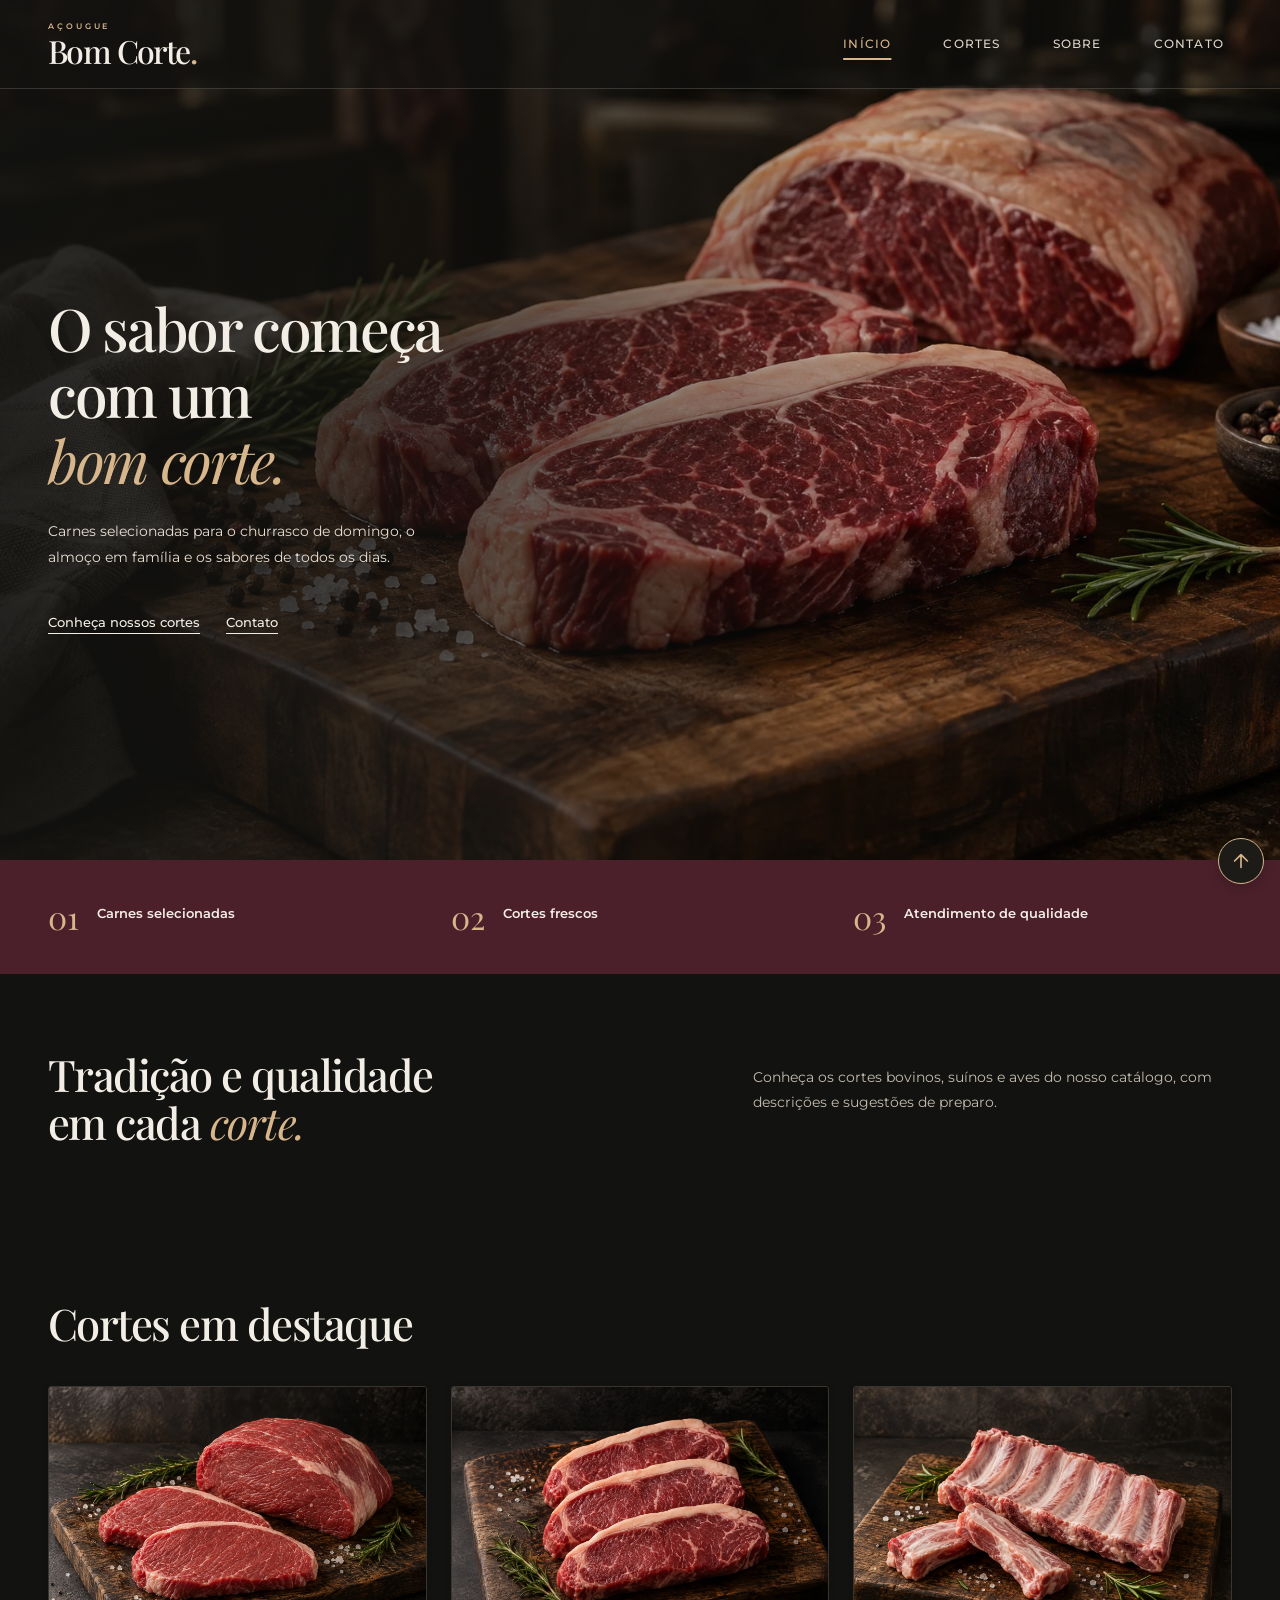
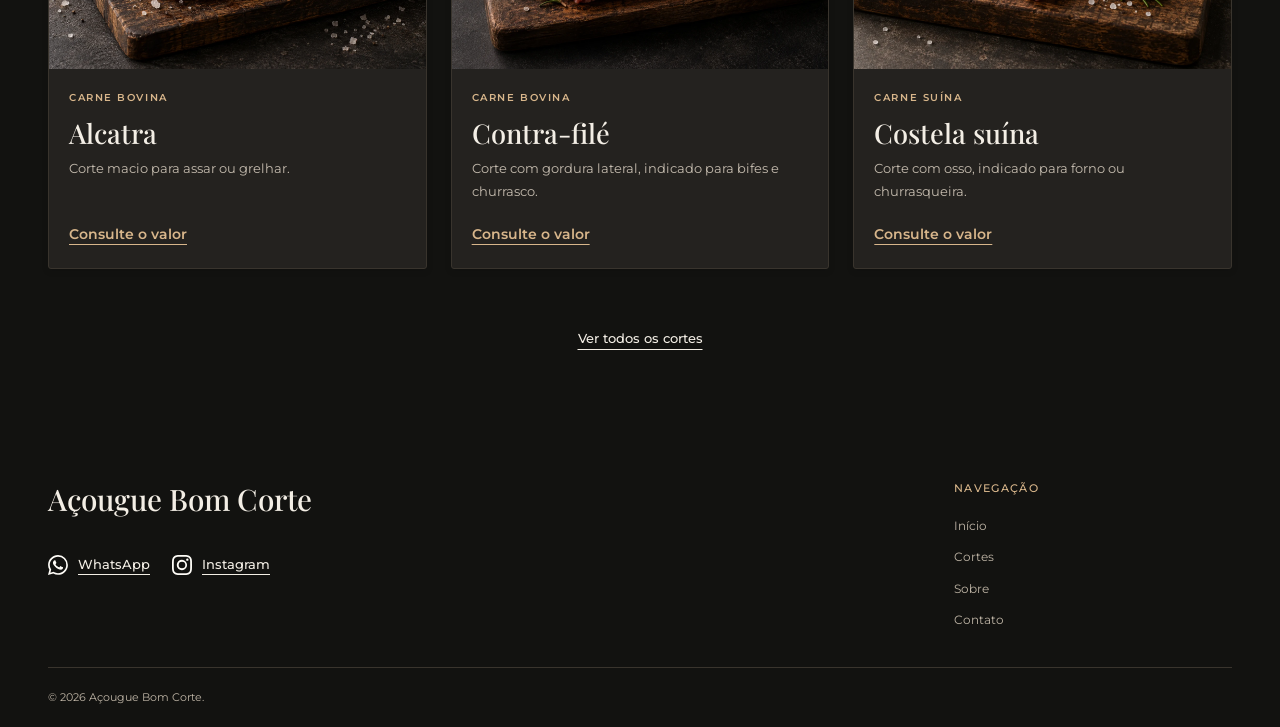
<file: index.html>
<!DOCTYPE html>
<html lang="pt-BR">
  <head>
    <meta charset="UTF-8">
    <meta name="viewport" content="width=device-width, initial-scale=1">
    <meta name="description" content="Carnes selecionadas para o dia a dia, o churrasco e os momentos em família. Conheça o Açougue Bom Corte.">
    <title>Início | Açougue Bom Corte</title>
    <link rel="preconnect" href="https://fonts.googleapis.com">
    <link rel="preconnect" href="https://fonts.gstatic.com" crossorigin>
    <link href="https://fonts.googleapis.com/css2?family=Montserrat:wght@400;500;600;700&family=Playfair+Display:wght@400;500;600;700&display=swap" rel="stylesheet">
    <link href="https://cdn.jsdelivr.net/npm/bootstrap@5.3.8/dist/css/bootstrap.min.css" rel="stylesheet" integrity="sha384-sRIl4kxILFvY47J16cr9ZwB07vP4J8+LH7qKQnuqkuIAvNWLzeN8tE5YBujZqJLB" crossorigin="anonymous">
    <link rel="stylesheet" href="style.css?v=20260928-1">
  </head>
  <body class="home-page" id="topo">
    <a class="skip-link" href="#conteudo">Pular para o conteúdo</a>
    <header class="site-header">
      <nav class="navbar navbar-expand-md" data-bs-theme="dark" aria-label="Navegação principal">
        <div class="container">
          <a class="navbar-brand brand" href="index.html" aria-label="Açougue Bom Corte — início">
            <span class="brand-kicker">AÇOUGUE</span>
            <span class="brand-name">Bom Corte<span class="brand-dot">.</span></span>
          </a>
          <button class="navbar-toggler" type="button" data-bs-toggle="collapse" data-bs-target="#menuPrincipal" aria-controls="menuPrincipal" aria-expanded="false" aria-label="Abrir ou fechar menu">
            <span class="navbar-toggler-icon"></span>
          </button>
          <div class="collapse navbar-collapse" id="menuPrincipal">
            <ul class="navbar-nav ms-auto">
              <li class="nav-item"><a class="nav-link active" aria-current="page" href="index.html">Início</a></li>
              <li class="nav-item"><a class="nav-link" href="cortes.html">Cortes</a></li>
              <li class="nav-item"><a class="nav-link" href="sobre.html">Sobre</a></li>
              <li class="nav-item"><a class="nav-link" href="contato.html">Contato</a></li>
            </ul>
          </div>
        </div>
      </nav>
    </header>
    <main id="conteudo">
      <section class="hero">
        <img class="hero-image" src="images/acougue-principal-v2.webp" width="1536" height="1024" alt="Peça de carne bovina e bifes sobre uma tábua com ervas" fetchpriority="high">
        <div class="container hero-content">
          <div class="row">
            <div class="col-lg-7 col-xl-6 hero-copy">
              <h1><span class="hero-title-line">O sabor começa</span><span class="hero-title-line">com um</span><em>bom corte.</em></h1>
              <p>Carnes selecionadas para o churrasco de domingo, o almoço em família e os sabores de todos os dias.</p>
              <div class="hero-actions">
                <a class="text-link" href="cortes.html">Conheça nossos cortes</a>
                <a class="text-link" href="contato.html">Contato</a>
              </div>
            </div>
          </div>
        </div>
      </section>

      <section class="benefits" aria-label="O cuidado Bom Corte">
        <div class="container">
          <div class="row gy-4">
            <div class="col-md-4"><div class="benefit"><span class="benefit-number" aria-hidden="true">01</span><div><h2>Carnes selecionadas</h2></div></div></div>
            <div class="col-md-4"><div class="benefit"><span class="benefit-number" aria-hidden="true">02</span><div><h2>Cortes frescos</h2></div></div></div>
            <div class="col-md-4"><div class="benefit"><span class="benefit-number" aria-hidden="true">03</span><div><h2>Atendimento de qualidade</h2></div></div></div>
          </div>
        </div>
      </section>

      <section class="intro section-space">
        <div class="container">
          <div class="row gx-4 gy-4 align-items-center">
            <div class="col-lg-6">
              <h2>Tradição e qualidade<br>em cada <em>corte.</em></h2>
            </div>
            <div class="col-lg-5 offset-lg-1">
              <p class="intro-text">Conheça os cortes bovinos, suínos e aves do nosso catálogo, com descrições e sugestões de preparo.</p>
            </div>
          </div>
        </div>
      </section>

      <section class="featured section-space">
        <div class="container">
          <div class="section-heading">
            <div><h2>Cortes em destaque</h2></div>

          </div>
          <div class="row g-4">
            <div class="col-12 col-md-6 col-lg-4">
              <article class="card product-card h-100">
                <img class="product-image" src="images/alcatra-v2.webp" width="1448" height="1086" alt="Alcatra crua em peça e bifes sobre tábua escura" loading="lazy" decoding="async">
                <div class="card-body">
                  <p class="product-category">CARNE BOVINA</p>
                  <h3>Alcatra</h3>
                  <p class="product-description">Corte macio para assar ou grelhar.</p>
                  <a class="product-inquiry" href="contato.html" aria-label="Consulte o valor de Alcatra">Consulte o valor</a>
                </div>
              </article>
            </div>
            <div class="col-12 col-md-6 col-lg-4">
              <article class="card product-card h-100">
                <img class="product-image" src="images/contra-file-v2.webp" width="1448" height="1086" alt="Bifes crus de contra-filé com gordura lateral sobre tábua escura" loading="lazy" decoding="async">
                <div class="card-body">
                  <p class="product-category">CARNE BOVINA</p>
                  <h3>Contra-filé</h3>
                  <p class="product-description">Corte com gordura lateral, indicado para bifes e churrasco.</p>
                  <a class="product-inquiry" href="contato.html" aria-label="Consulte o valor de Contra-filé">Consulte o valor</a>
                </div>
              </article>
            </div>
            <div class="col-12 col-md-6 col-lg-4">
              <article class="card product-card h-100">
                <img class="product-image" src="images/costela-suina-v2.webp" width="1448" height="1086" alt="Costela suína crua em peça e porções sobre tábua escura" loading="lazy" decoding="async">
                <div class="card-body">
                  <p class="product-category">CARNE SUÍNA</p>
                  <h3>Costela suína</h3>
                  <p class="product-description">Corte com osso, indicado para forno ou churrasqueira.</p>
                  <a class="product-inquiry" href="contato.html" aria-label="Consulte o valor de Costela suína">Consulte o valor</a>
                </div>
              </article>
            </div>
          </div>
          <div class="text-center mt-5"><a class="text-link" href="cortes.html">Ver todos os cortes</a></div>
        </div>
      </section>
    </main>
    <footer class="site-footer">
      <div class="container">
        <div class="row gy-4 justify-content-between">
          <div class="col-md-7">
            <a class="footer-brand" href="index.html">Açougue Bom Corte</a>
            <div class="social-links">
              <a class="social-link" href="https://wa.me/5521900000120?text=Ol%C3%A1%2C%20gostaria%20de%20saber%20sobre%20os%20cortes." target="_blank" rel="noopener noreferrer" aria-label="WhatsApp — abrir conversa em nova aba">
                <img src="images/icons/whatsapp.svg" width="20" height="20" alt="" aria-hidden="true"> WhatsApp
              </a>
              <a class="social-link" href="https://www.instagram.com/" target="_blank" rel="noopener noreferrer" aria-label="Abrir Instagram em nova aba">
                <img src="images/icons/instagram.svg" width="20" height="20" alt="" aria-hidden="true"> Instagram
              </a>
            </div>
          </div>
          <div class="col-md-3">
            <h2 class="footer-heading">Navegação</h2>
            <nav aria-label="Navegação do rodapé">
              <ul class="list-unstyled footer-links">
                <li><a href="index.html">Início</a></li>
                <li><a href="cortes.html">Cortes</a></li>
                <li><a href="sobre.html">Sobre</a></li>
                <li><a href="contato.html">Contato</a></li>
              </ul>
            </nav>
          </div>
        </div>
        <div class="footer-bottom"><small>© 2026 Açougue Bom Corte.</small></div>
      </div>
    </footer>
    <a class="back-to-top" href="#topo" aria-label="Voltar ao topo" title="Voltar ao topo">
      <svg width="22" height="22" viewBox="0 0 24 24" fill="none" stroke="currentColor" stroke-width="1.8" stroke-linecap="round" stroke-linejoin="round" aria-hidden="true" focusable="false">
        <path d="M12 19V5M5 12l7-7 7 7"></path>
      </svg>
    </a>
    <script src="https://cdn.jsdelivr.net/npm/bootstrap@5.3.8/dist/js/bootstrap.bundle.min.js" integrity="sha384-FKyoEForCGlyvwx9Hj09JcYn3nv7wiPVlz7YYwJrWVcXK/BmnVDxM+D2scQbITxI" crossorigin="anonymous"></script>
  </body>
</html>
</file>
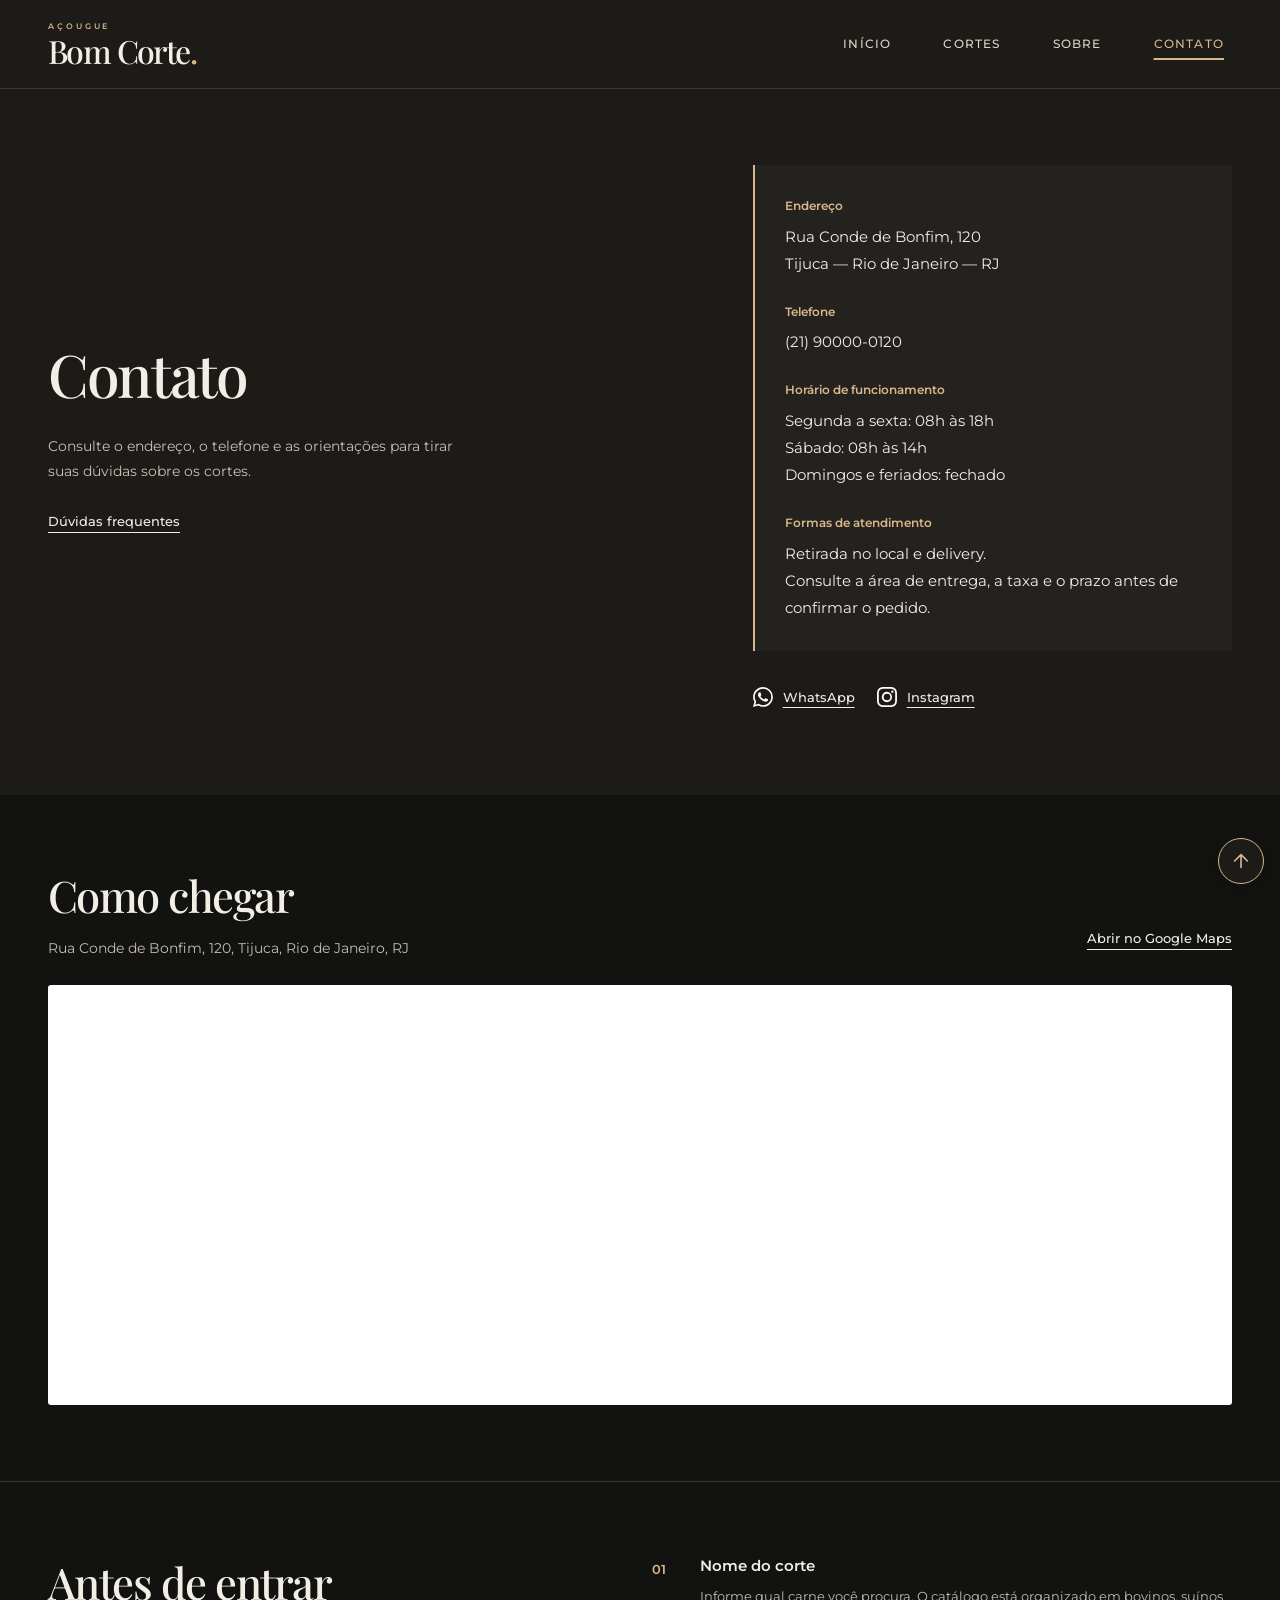
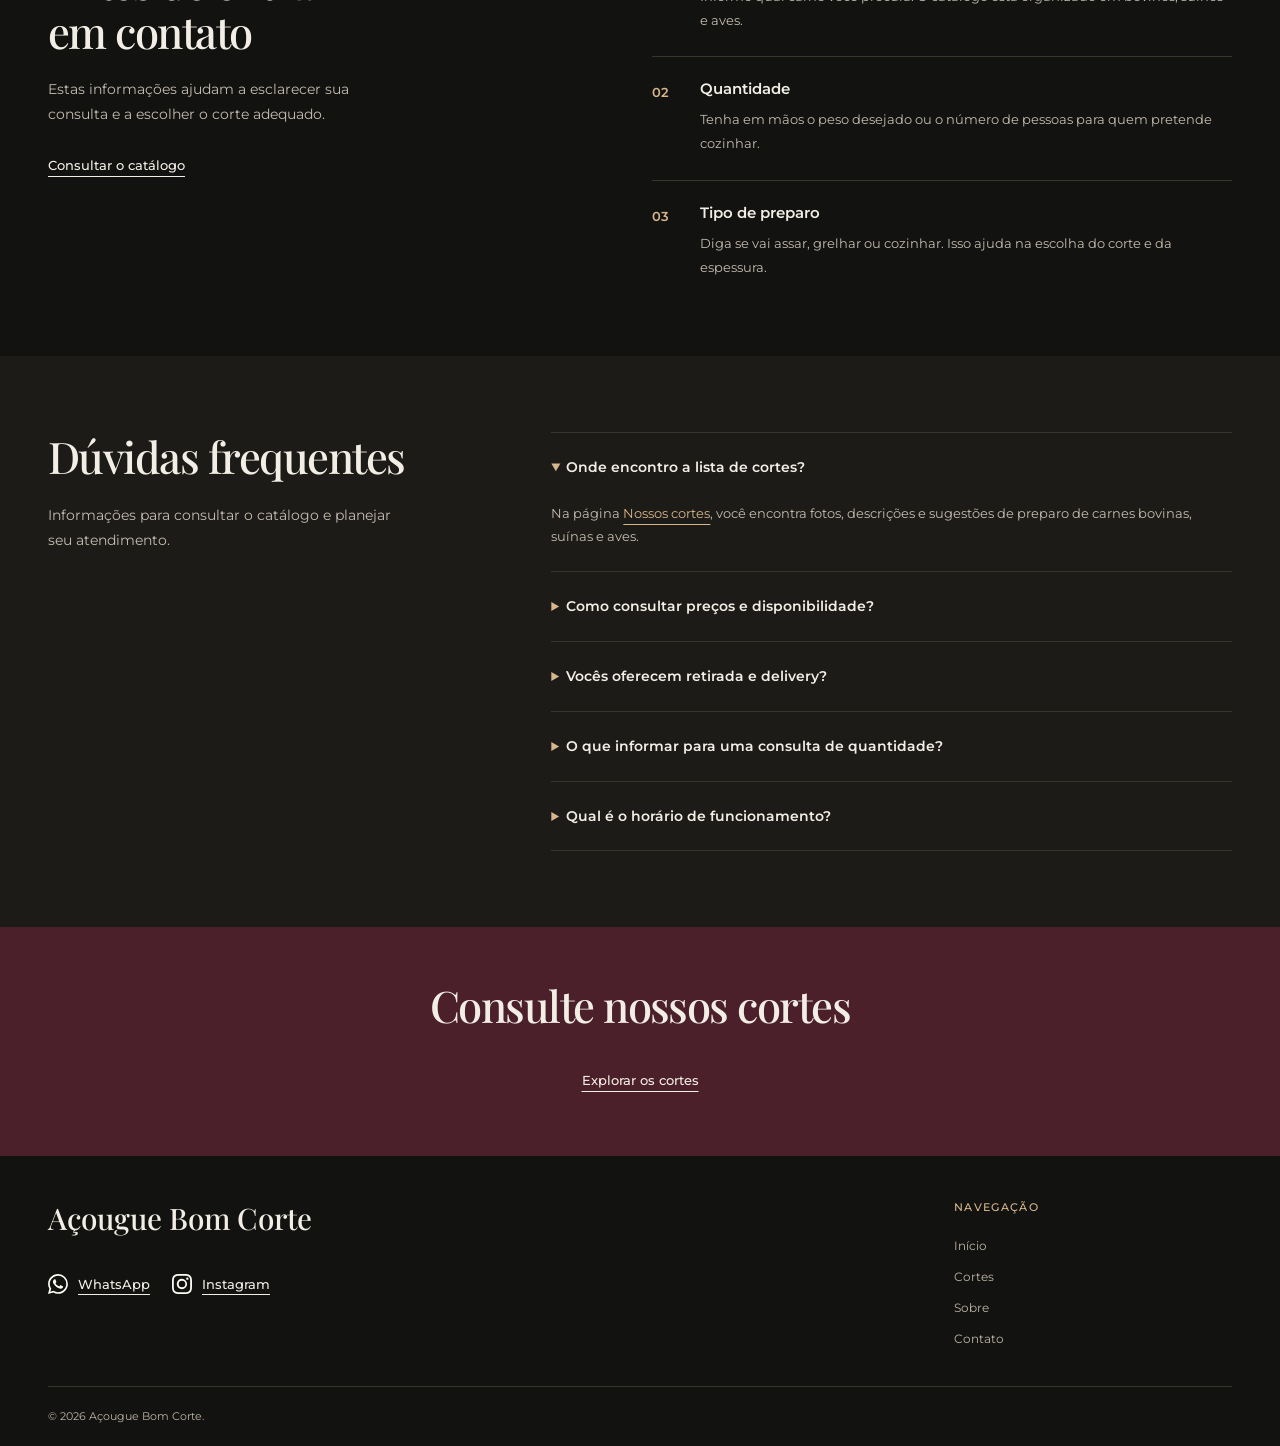
<file: contato.html>
<!DOCTYPE html>
<html lang="pt-BR">
  <head>
    <meta charset="UTF-8">
    <meta name="viewport" content="width=device-width, initial-scale=1">
    <meta name="description" content="Endereço e telefone do Açougue Bom Corte na Tijuca. Consulte orientações de atendimento e dúvidas frequentes sobre os cortes.">
    <title>Contato | Açougue Bom Corte</title>
    <link rel="preconnect" href="https://fonts.googleapis.com">
    <link rel="preconnect" href="https://fonts.gstatic.com" crossorigin>
    <link href="https://fonts.googleapis.com/css2?family=Montserrat:wght@400;500;600;700&family=Playfair+Display:wght@400;500;600;700&display=swap" rel="stylesheet">
    <link href="https://cdn.jsdelivr.net/npm/bootstrap@5.3.8/dist/css/bootstrap.min.css" rel="stylesheet" integrity="sha384-sRIl4kxILFvY47J16cr9ZwB07vP4J8+LH7qKQnuqkuIAvNWLzeN8tE5YBujZqJLB" crossorigin="anonymous">
    <link rel="stylesheet" href="style.css?v=20260928-1">
  </head>
  <body id="topo">
    <a class="skip-link" href="#conteudo">Pular para o conteúdo</a>
    <header class="site-header">
      <nav class="navbar navbar-expand-md" data-bs-theme="dark" aria-label="Navegação principal">
        <div class="container">
          <a class="navbar-brand brand" href="index.html" aria-label="Açougue Bom Corte — início">
            <span class="brand-kicker">AÇOUGUE</span>
            <span class="brand-name">Bom Corte<span class="brand-dot">.</span></span>
          </a>
          <button class="navbar-toggler" type="button" data-bs-toggle="collapse" data-bs-target="#menuPrincipal" aria-controls="menuPrincipal" aria-expanded="false" aria-label="Abrir ou fechar menu">
            <span class="navbar-toggler-icon"></span>
          </button>
          <div class="collapse navbar-collapse" id="menuPrincipal">
            <ul class="navbar-nav ms-auto">
              <li class="nav-item"><a class="nav-link" href="index.html">Início</a></li>
              <li class="nav-item"><a class="nav-link" href="cortes.html">Cortes</a></li>
              <li class="nav-item"><a class="nav-link" href="sobre.html">Sobre</a></li>
              <li class="nav-item"><a class="nav-link active" aria-current="page" href="contato.html">Contato</a></li>
            </ul>
          </div>
        </div>
      </nav>
    </header>
    <main id="conteudo">
      <section class="contact-intro section-space">
        <div class="container">
          <div class="row align-items-center gx-4 gy-4">
            <div class="col-lg-7">
              <h1>Contato</h1>
              <p>Consulte o endereço, o telefone e as orientações para tirar suas dúvidas sobre os cortes.</p>
              <a class="text-link" href="#duvidas">Dúvidas frequentes</a>
            </div>
            <div class="col-lg-5">
              <dl class="contact-info contact-info-panel mb-0">
                <dt>Endereço</dt>
                <dd><address class="mb-0">Rua Conde de Bonfim, 120<br>Tijuca — Rio de Janeiro — RJ</address></dd>
                <dt>Telefone</dt>
                <dd>(21) 90000-0120</dd>
                <dt>Horário de funcionamento</dt>
                <dd>
                  <ul class="list-unstyled mb-0">
                    <li>Segunda a sexta: <time datetime="08:00">08h</time> às <time datetime="18:00">18h</time></li>
                    <li>Sábado: <time datetime="08:00">08h</time> às <time datetime="14:00">14h</time></li>
                    <li>Domingos e feriados: fechado</li>
                  </ul>
                </dd>
                <dt>Formas de atendimento</dt>
                <dd class="mb-0">Retirada no local e delivery.<br>Consulte a área de entrega, a taxa e o prazo antes de confirmar o pedido.</dd>
              </dl>
              <div class="social-links">
                <a class="social-link" href="https://wa.me/5521900000120?text=Ol%C3%A1%2C%20gostaria%20de%20saber%20sobre%20os%20cortes." target="_blank" rel="noopener noreferrer" aria-label="WhatsApp — abrir conversa em nova aba">
                  <img src="images/icons/whatsapp.svg" width="20" height="20" alt="" aria-hidden="true"> WhatsApp
                </a>
                <a class="social-link" href="https://www.instagram.com/" target="_blank" rel="noopener noreferrer" aria-label="Abrir Instagram em nova aba">
                  <img src="images/icons/instagram.svg" width="20" height="20" alt="" aria-hidden="true"> Instagram
                </a>
              </div>
            </div>
          </div>
        </div>
      </section>

      <section class="contact-location section-space" id="localizacao" aria-labelledby="titulo-localizacao">
        <div class="container">
          <div class="row gy-3 align-items-end mb-4">
            <div class="col-lg-7">
              <h2 id="titulo-localizacao">Como chegar</h2>
              <address class="mb-0">Rua Conde de Bonfim, 120, Tijuca, Rio de Janeiro, RJ</address>
            </div>
            <div class="col-lg-5 text-lg-end">
              <a class="text-link" href="https://www.google.com/maps/search/?api=1&amp;query=Rua%20Conde%20de%20Bonfim%2C%20120%2C%20Tijuca%2C%20Rio%20de%20Janeiro%2C%20RJ" target="_blank" rel="noopener noreferrer" aria-label="Abrir endereço no Google Maps em nova aba">Abrir no Google Maps</a>
            </div>
          </div>
          <iframe class="contact-map" src="https://www.google.com/maps?q=Rua%20Conde%20de%20Bonfim%2C%20120%2C%20Tijuca%2C%20Rio%20de%20Janeiro%2C%20RJ&amp;z=17&amp;output=embed" title="Mapa de localização: Rua Conde de Bonfim, 120, Tijuca, Rio de Janeiro, RJ" width="1200" height="420" loading="lazy" referrerpolicy="no-referrer-when-downgrade" allowfullscreen></iframe>
        </div>
      </section>

      <section class="contact-guide section-space" aria-labelledby="titulo-atendimento">
        <div class="container">
          <div class="row gx-4 gy-4">
            <div class="col-lg-5">
              <h2 id="titulo-atendimento">Antes de entrar<br class="d-none d-lg-block"> em contato</h2>
              <p>Estas informações ajudam a esclarecer sua consulta e a escolher o corte adequado.</p>
              <a class="text-link" href="cortes.html">Consultar o catálogo</a>
            </div>
            <div class="col-lg-6 offset-lg-1">
              <ol class="contact-checklist">
                <li>
                  <h3>Nome do corte</h3>
                  <p>Informe qual carne você procura. O catálogo está organizado em bovinos, suínos e aves.</p>
                </li>
                <li>
                  <h3>Quantidade</h3>
                  <p>Tenha em mãos o peso desejado ou o número de pessoas para quem pretende cozinhar.</p>
                </li>
                <li>
                  <h3>Tipo de preparo</h3>
                  <p>Diga se vai assar, grelhar ou cozinhar. Isso ajuda na escolha do corte e da espessura.</p>
                </li>
              </ol>
            </div>
          </div>
        </div>
      </section>

      <section class="contact-faq section-space" id="duvidas" aria-labelledby="titulo-duvidas">
        <div class="container">
          <div class="row gx-4 gy-4">
            <div class="col-lg-5">
              <h2 id="titulo-duvidas">Dúvidas frequentes</h2>
              <p>Informações para consultar o catálogo e planejar seu atendimento.</p>
            </div>
            <div class="col-lg-7">
              <details class="faq-item" open>
                <summary>Onde encontro a lista de cortes?</summary>
                <p>Na página <a href="cortes.html">Nossos cortes</a>, você encontra fotos, descrições e sugestões de preparo de carnes bovinas, suínas e aves.</p>
              </details>
              <details class="faq-item">
                <summary>Como consultar preços e disponibilidade?</summary>
                <p>Confirme o valor e a disponibilidade do corte pelo telefone informado nesta página antes de se deslocar até o endereço.</p>
              </details>
              <details class="faq-item">
                <summary>Vocês oferecem retirada e delivery?</summary>
                <p>Sim. Você pode combinar a retirada no local ou solicitar delivery. Antes de confirmar o pedido, informe seu endereço e consulte a área atendida, a taxa e o prazo de entrega.</p>
              </details>
              <details class="faq-item">
                <summary>O que informar para uma consulta de quantidade?</summary>
                <p>Informe o número de pessoas, o corte desejado e se a carne será o prato principal ou terá outros acompanhamentos.</p>
              </details>
              <details class="faq-item">
                <summary>Qual é o horário de funcionamento?</summary>
                <p>Atendemos de segunda a sexta, das 08h às 18h, e aos sábados, das 08h às 14h. Aos domingos e feriados, o açougue fica fechado.</p>
              </details>
            </div>
          </div>
        </div>
      </section>

      <section class="contact-cta">
        <div class="container text-center">
          <h2>Consulte nossos cortes</h2>
          <a class="text-link" href="cortes.html">Explorar os cortes</a>
        </div>
      </section>
    </main>
    <footer class="site-footer">
      <div class="container">
        <div class="row gy-4 justify-content-between">
          <div class="col-md-7">
            <a class="footer-brand" href="index.html">Açougue Bom Corte</a>
            <div class="social-links">
              <a class="social-link" href="https://wa.me/5521900000120?text=Ol%C3%A1%2C%20gostaria%20de%20saber%20sobre%20os%20cortes." target="_blank" rel="noopener noreferrer" aria-label="WhatsApp — abrir conversa em nova aba">
                <img src="images/icons/whatsapp.svg" width="20" height="20" alt="" aria-hidden="true"> WhatsApp
              </a>
              <a class="social-link" href="https://www.instagram.com/" target="_blank" rel="noopener noreferrer" aria-label="Abrir Instagram em nova aba">
                <img src="images/icons/instagram.svg" width="20" height="20" alt="" aria-hidden="true"> Instagram
              </a>
            </div>
          </div>
          <div class="col-md-3">
            <h2 class="footer-heading">Navegação</h2>
            <nav aria-label="Navegação do rodapé">
              <ul class="list-unstyled footer-links">
                <li><a href="index.html">Início</a></li>
                <li><a href="cortes.html">Cortes</a></li>
                <li><a href="sobre.html">Sobre</a></li>
                <li><a href="contato.html">Contato</a></li>
              </ul>
            </nav>
          </div>
        </div>
        <div class="footer-bottom"><small>© 2026 Açougue Bom Corte.</small></div>
      </div>
    </footer>
    <a class="back-to-top" href="#topo" aria-label="Voltar ao topo" title="Voltar ao topo">
      <svg width="22" height="22" viewBox="0 0 24 24" fill="none" stroke="currentColor" stroke-width="1.8" stroke-linecap="round" stroke-linejoin="round" aria-hidden="true" focusable="false">
        <path d="M12 19V5M5 12l7-7 7 7"></path>
      </svg>
    </a>
    <script src="https://cdn.jsdelivr.net/npm/bootstrap@5.3.8/dist/js/bootstrap.bundle.min.js" integrity="sha384-FKyoEForCGlyvwx9Hj09JcYn3nv7wiPVlz7YYwJrWVcXK/BmnVDxM+D2scQbITxI" crossorigin="anonymous"></script>
  </body>
</html>
</file>
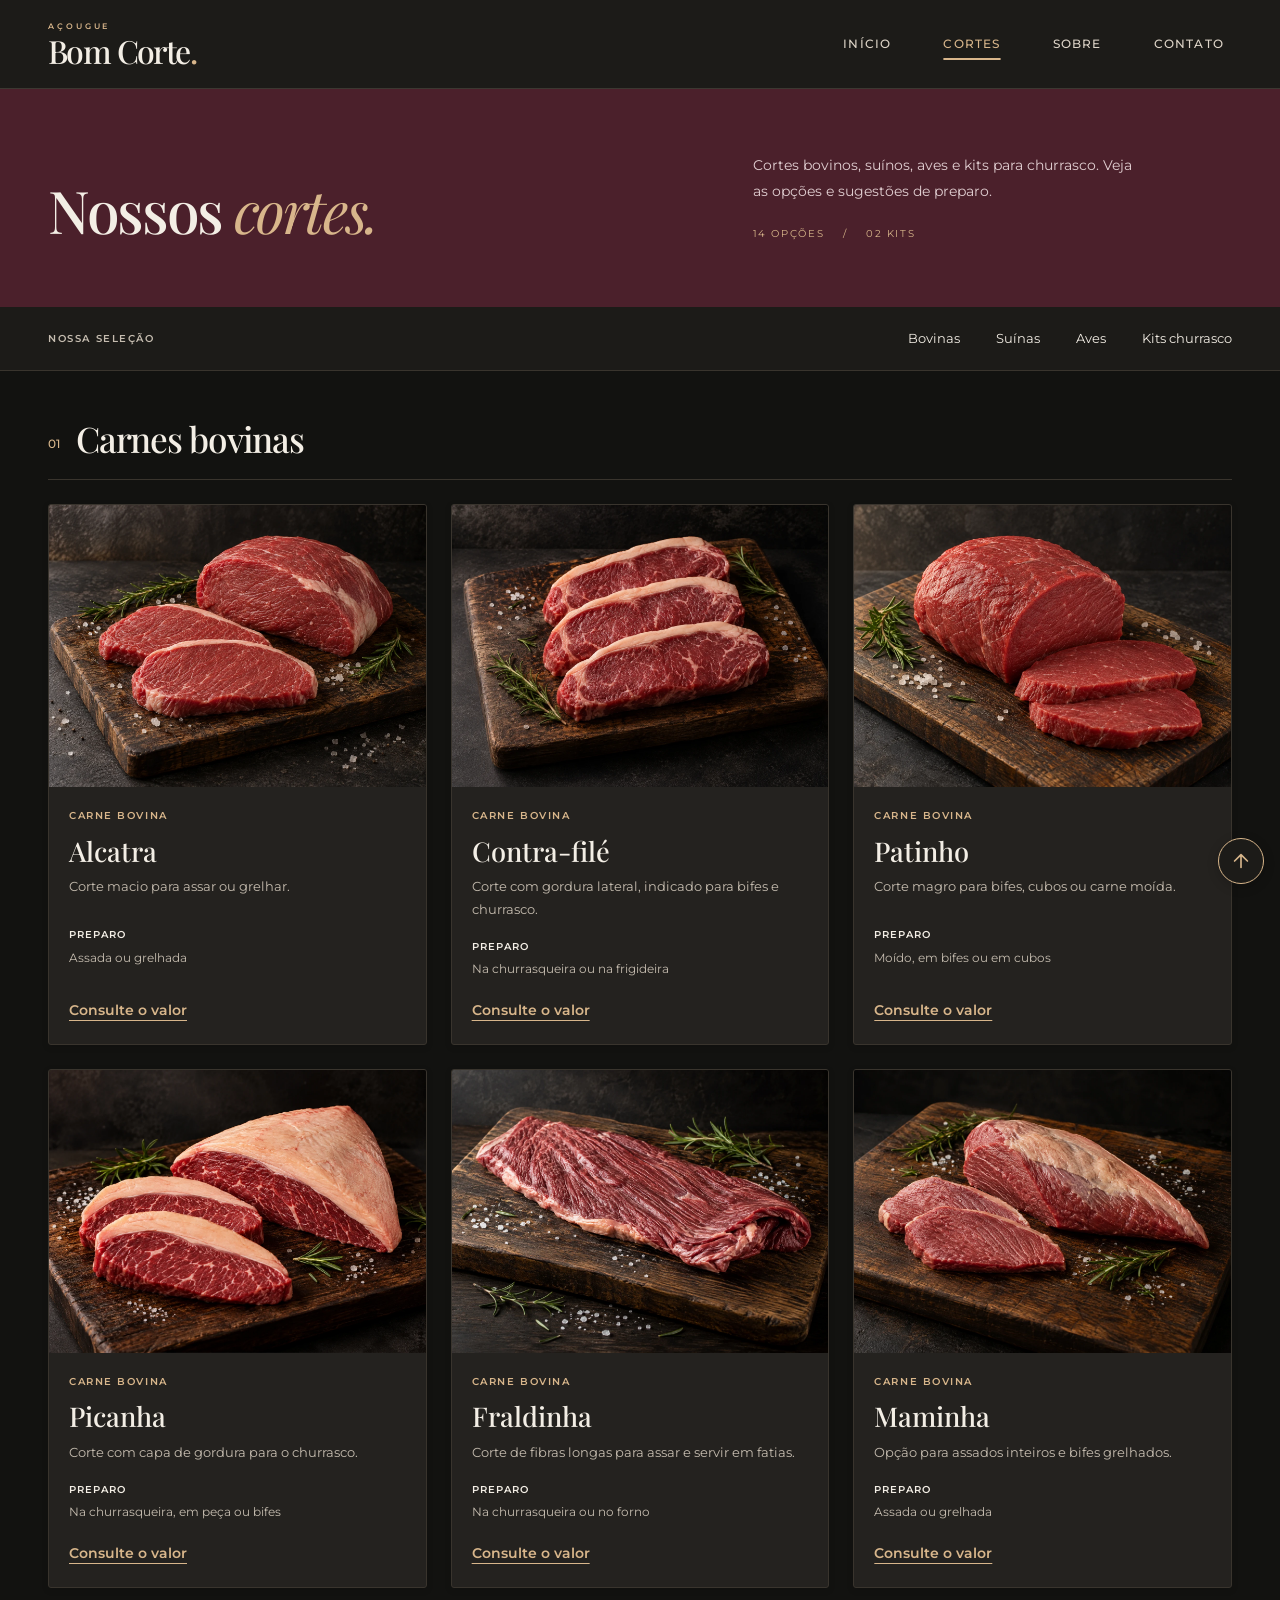
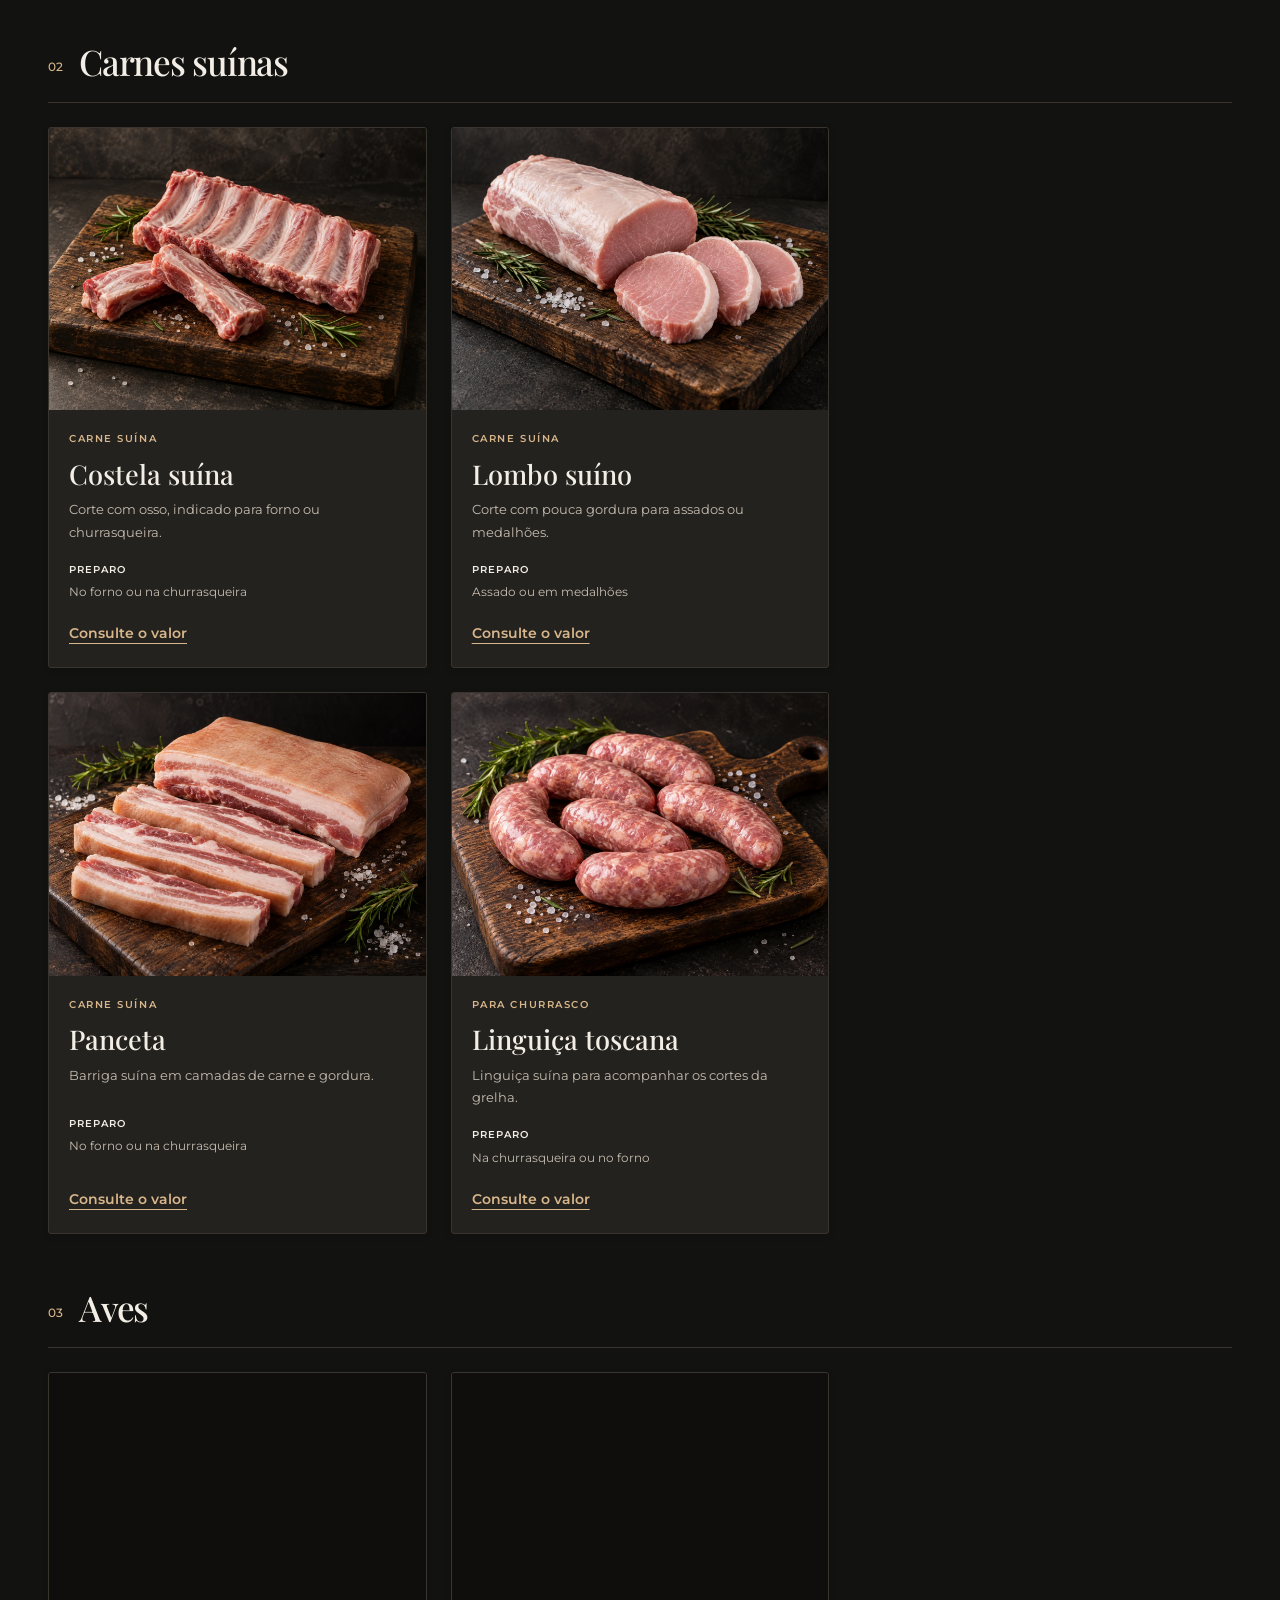
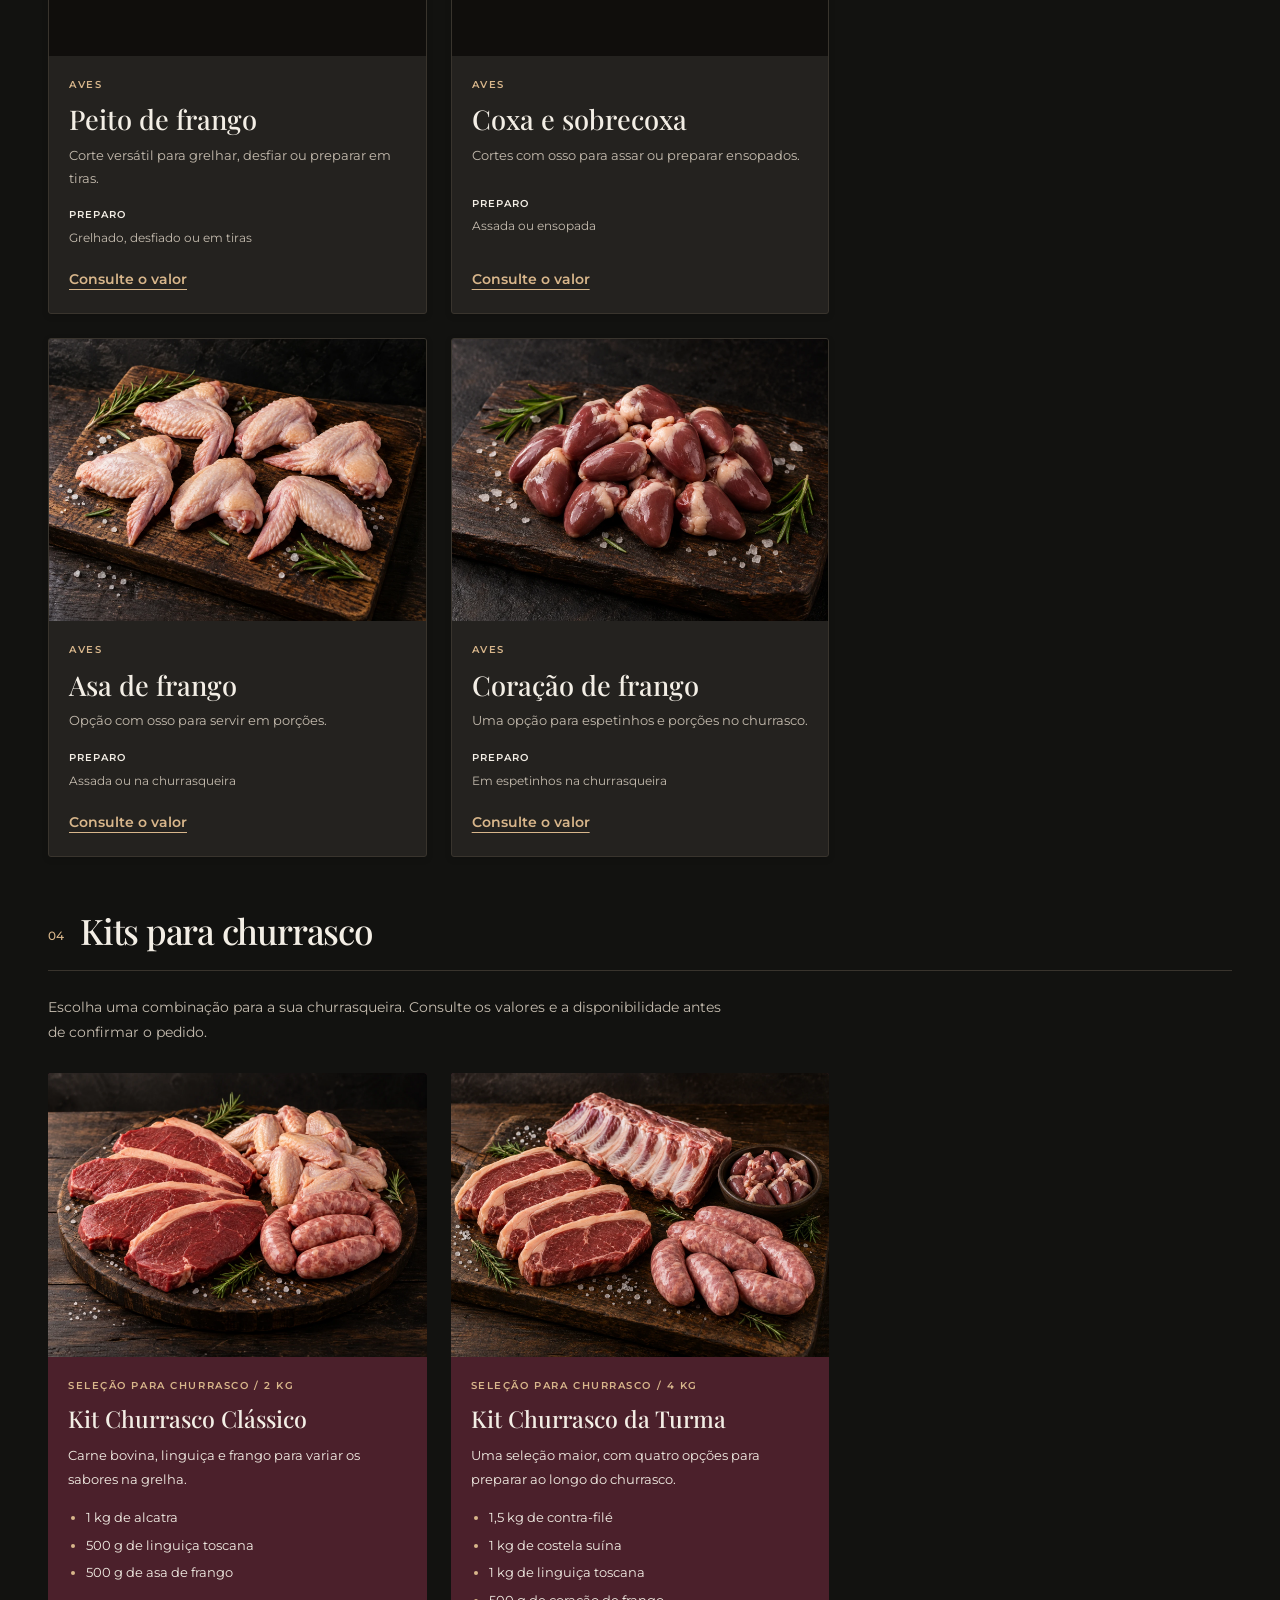
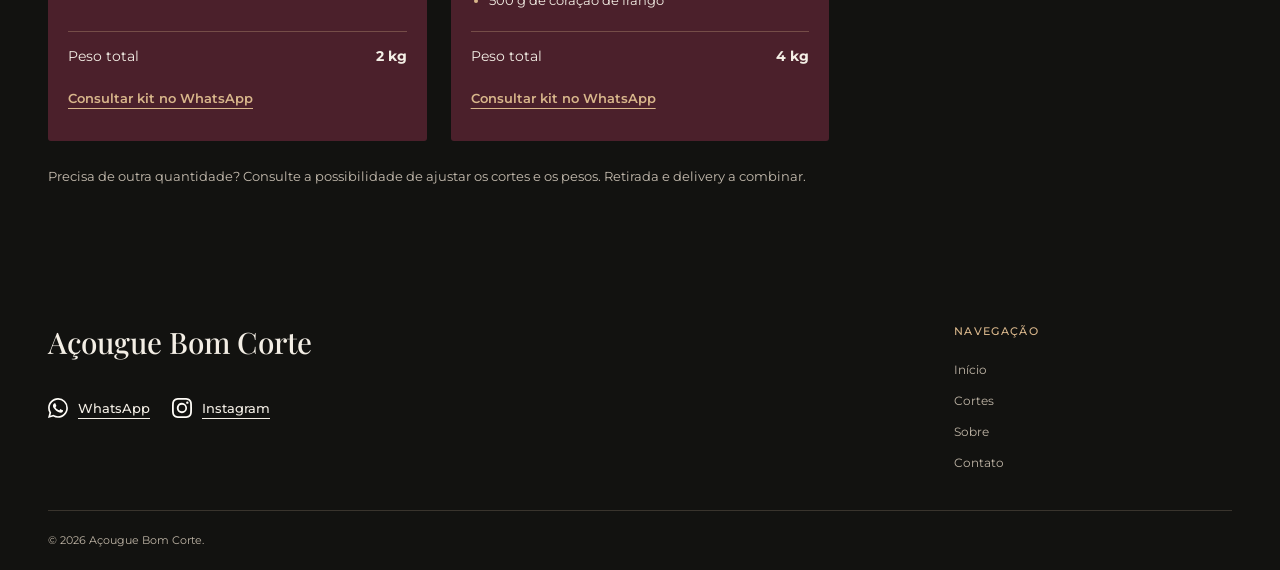
<file: cortes.html>
<!DOCTYPE html>
<html lang="pt-BR">
  <head>
    <meta charset="UTF-8">
    <meta name="viewport" content="width=device-width, initial-scale=1">
    <meta name="description" content="Conheça os cortes bovinos, suínos, aves e kits para churrasco do Açougue Bom Corte.">
    <title>Nossos cortes | Açougue Bom Corte</title>
    <link rel="preconnect" href="https://fonts.googleapis.com">
    <link rel="preconnect" href="https://fonts.gstatic.com" crossorigin>
    <link href="https://fonts.googleapis.com/css2?family=Montserrat:wght@400;500;600;700&family=Playfair+Display:wght@400;500;600;700&display=swap" rel="stylesheet">
    <link href="https://cdn.jsdelivr.net/npm/bootstrap@5.3.8/dist/css/bootstrap.min.css" rel="stylesheet" integrity="sha384-sRIl4kxILFvY47J16cr9ZwB07vP4J8+LH7qKQnuqkuIAvNWLzeN8tE5YBujZqJLB" crossorigin="anonymous">
    <link rel="stylesheet" href="style.css?v=20260928-1">
  </head>
  <body id="topo">
    <a class="skip-link" href="#conteudo">Pular para o conteúdo</a>
    <header class="site-header">
      <nav class="navbar navbar-expand-md" data-bs-theme="dark" aria-label="Navegação principal">
        <div class="container">
          <a class="navbar-brand brand" href="index.html" aria-label="Açougue Bom Corte — início">
            <span class="brand-kicker">AÇOUGUE</span>
            <span class="brand-name">Bom Corte<span class="brand-dot">.</span></span>
          </a>
          <button class="navbar-toggler" type="button" data-bs-toggle="collapse" data-bs-target="#menuPrincipal" aria-controls="menuPrincipal" aria-expanded="false" aria-label="Abrir ou fechar menu">
            <span class="navbar-toggler-icon"></span>
          </button>
          <div class="collapse navbar-collapse" id="menuPrincipal">
            <ul class="navbar-nav ms-auto">
              <li class="nav-item"><a class="nav-link" href="index.html">Início</a></li>
              <li class="nav-item"><a class="nav-link active" aria-current="page" href="cortes.html">Cortes</a></li>
              <li class="nav-item"><a class="nav-link" href="sobre.html">Sobre</a></li>
              <li class="nav-item"><a class="nav-link" href="contato.html">Contato</a></li>
            </ul>
          </div>
        </div>
      </nav>
    </header>
    <main id="conteudo">
      <section class="page-heading">
        <div class="container">
          <div class="row gy-4 align-items-end">
            <div class="col-lg-7"><h1>Nossos <em>cortes.</em></h1></div>
            <div class="col-lg-5"><p class="page-intro">Cortes bovinos, suínos, aves e kits para churrasco. Veja as opções e sugestões de preparo.</p><p class="selection-count">14 OPÇÕES <span aria-hidden="true">/</span> 02 KITS</p></div>
          </div>
        </div>
      </section>
      <nav class="category-bar" aria-label="Categorias de cortes">
        <div class="container category-nav"><span class="category-label">NOSSA SELEÇÃO</span><a href="#bovinas">Bovinas</a><a href="#suinas">Suínas</a><a href="#aves">Aves</a><a href="#kits">Kits churrasco</a></div>
      </nav>
      <div class="catalog container">
        <section class="catalog-section" id="bovinas" aria-labelledby="titulo-bovinas">
          <div class="category-heading"><h2 id="titulo-bovinas"><span class="category-number" aria-hidden="true">01</span>Carnes bovinas</h2></div>
          <div class="row g-4">
            <div class="col-12 col-md-6 col-lg-4">
              <article class="card product-card h-100">
                <img class="product-image" src="images/alcatra-v2.webp" width="1448" height="1086" alt="Alcatra crua em peça e bifes sobre tábua escura" loading="lazy" decoding="async">
                <div class="card-body">
                  <p class="product-category">CARNE BOVINA</p>
                  <h3>Alcatra</h3>
                  <p class="product-description">Corte macio para assar ou grelhar.</p>
                  <p class="product-use"><span>Preparo</span>Assada ou grelhada</p>
                  <a class="product-inquiry" href="contato.html" aria-label="Consulte o valor de Alcatra">Consulte o valor</a>
                </div>
              </article>
            </div>
            <div class="col-12 col-md-6 col-lg-4">
              <article class="card product-card h-100">
                <img class="product-image" src="images/contra-file-v2.webp" width="1448" height="1086" alt="Bifes crus de contra-filé com gordura lateral sobre tábua escura" loading="lazy" decoding="async">
                <div class="card-body">
                  <p class="product-category">CARNE BOVINA</p>
                  <h3>Contra-filé</h3>
                  <p class="product-description">Corte com gordura lateral, indicado para bifes e churrasco.</p>
                  <p class="product-use"><span>Preparo</span>Na churrasqueira ou na frigideira</p>
                  <a class="product-inquiry" href="contato.html" aria-label="Consulte o valor de Contra-filé">Consulte o valor</a>
                </div>
              </article>
            </div>
            <div class="col-12 col-md-6 col-lg-4">
              <article class="card product-card h-100">
                <img class="product-image" src="images/patinho-v2.webp" width="1448" height="1086" alt="Patinho cru em peça e fatias sobre tábua escura" loading="lazy" decoding="async">
                <div class="card-body">
                  <p class="product-category">CARNE BOVINA</p>
                  <h3>Patinho</h3>
                  <p class="product-description">Corte magro para bifes, cubos ou carne moída.</p>
                  <p class="product-use"><span>Preparo</span>Moído, em bifes ou em cubos</p>
                  <a class="product-inquiry" href="contato.html" aria-label="Consulte o valor de Patinho">Consulte o valor</a>
                </div>
              </article>
            </div>
          </div>
          <div class="row g-4 mt-0">
            <div class="col-12 col-md-6 col-lg-4">
              <article class="card product-card h-100">
                <img class="product-image" src="images/picanha.webp" width="1448" height="1086" alt="Picanha crua com capa de gordura e dois bifes sobre tábua escura" loading="lazy" decoding="async">
                <div class="card-body">
                  <p class="product-category">CARNE BOVINA</p>
                  <h3>Picanha</h3>
                  <p class="product-description">Corte com capa de gordura para o churrasco.</p>
                  <p class="product-use"><span>Preparo</span>Na churrasqueira, em peça ou bifes</p>
                  <a class="product-inquiry" href="contato.html" aria-label="Consulte o valor de Picanha">Consulte o valor</a>
                </div>
              </article>
            </div>
            <div class="col-12 col-md-6 col-lg-4">
              <article class="card product-card h-100">
                <img class="product-image" src="images/fraldinha.webp" width="1448" height="1086" alt="Peça de fraldinha crua com fibras aparentes sobre tábua escura" loading="lazy" decoding="async">
                <div class="card-body">
                  <p class="product-category">CARNE BOVINA</p>
                  <h3>Fraldinha</h3>
                  <p class="product-description">Corte de fibras longas para assar e servir em fatias.</p>
                  <p class="product-use"><span>Preparo</span>Na churrasqueira ou no forno</p>
                  <a class="product-inquiry" href="contato.html" aria-label="Consulte o valor de Fraldinha">Consulte o valor</a>
                </div>
              </article>
            </div>
            <div class="col-12 col-md-6 col-lg-4">
              <article class="card product-card h-100">
                <img class="product-image" src="images/maminha.webp" width="1448" height="1086" alt="Maminha crua em peça e fatias sobre tábua escura" loading="lazy" decoding="async">
                <div class="card-body">
                  <p class="product-category">CARNE BOVINA</p>
                  <h3>Maminha</h3>
                  <p class="product-description">Opção para assados inteiros e bifes grelhados.</p>
                  <p class="product-use"><span>Preparo</span>Assada ou grelhada</p>
                  <a class="product-inquiry" href="contato.html" aria-label="Consulte o valor de Maminha">Consulte o valor</a>
                </div>
              </article>
            </div>
          </div>
        </section>
        <section class="catalog-section" id="suinas" aria-labelledby="titulo-suinas">
          <div class="category-heading"><h2 id="titulo-suinas"><span class="category-number" aria-hidden="true">02</span>Carnes suínas</h2></div>
          <div class="row g-4">
            <div class="col-12 col-md-6 col-lg-4">
              <article class="card product-card h-100">
                <img class="product-image" src="images/costela-suina-v2.webp" width="1448" height="1086" alt="Costela suína crua em peça e porções sobre tábua escura" loading="lazy" decoding="async">
                <div class="card-body">
                  <p class="product-category">CARNE SUÍNA</p>
                  <h3>Costela suína</h3>
                  <p class="product-description">Corte com osso, indicado para forno ou churrasqueira.</p>
                  <p class="product-use"><span>Preparo</span>No forno ou na churrasqueira</p>
                  <a class="product-inquiry" href="contato.html" aria-label="Consulte o valor de Costela suína">Consulte o valor</a>
                </div>
              </article>
            </div>
            <div class="col-12 col-md-6 col-lg-4">
              <article class="card product-card h-100">
                <img class="product-image" src="images/lombo-suino-v2.webp" width="1448" height="1086" alt="Lombo suíno cru em peça e medalhões sobre tábua escura" loading="lazy" decoding="async">
                <div class="card-body">
                  <p class="product-category">CARNE SUÍNA</p>
                  <h3>Lombo suíno</h3>
                  <p class="product-description">Corte com pouca gordura para assados ou medalhões.</p>
                  <p class="product-use"><span>Preparo</span>Assado ou em medalhões</p>
                  <a class="product-inquiry" href="contato.html" aria-label="Consulte o valor de Lombo suíno">Consulte o valor</a>
                </div>
              </article>
            </div>
          </div>
          <div class="row g-4 mt-0">
            <div class="col-12 col-md-6 col-lg-4">
              <article class="card product-card h-100">
                <img class="product-image" src="images/panceta.webp" width="1448" height="1086" alt="Panceta suína crua em peça e tiras sobre tábua escura" loading="lazy" decoding="async">
                <div class="card-body">
                  <p class="product-category">CARNE SUÍNA</p>
                  <h3>Panceta</h3>
                  <p class="product-description">Barriga suína em camadas de carne e gordura.</p>
                  <p class="product-use"><span>Preparo</span>No forno ou na churrasqueira</p>
                  <a class="product-inquiry" href="contato.html" aria-label="Consulte o valor de Panceta">Consulte o valor</a>
                </div>
              </article>
            </div>
            <div class="col-12 col-md-6 col-lg-4">
              <article class="card product-card h-100">
                <img class="product-image" src="images/linguica-toscana.webp" width="1448" height="1086" alt="Linguiças toscanas frescas sobre tábua escura" loading="lazy" decoding="async">
                <div class="card-body">
                  <p class="product-category">PARA CHURRASCO</p>
                  <h3>Linguiça toscana</h3>
                  <p class="product-description">Linguiça suína para acompanhar os cortes da grelha.</p>
                  <p class="product-use"><span>Preparo</span>Na churrasqueira ou no forno</p>
                  <a class="product-inquiry" href="contato.html" aria-label="Consulte o valor de Linguiça toscana">Consulte o valor</a>
                </div>
              </article>
            </div>
          </div>
        </section>
        <section class="catalog-section" id="aves" aria-labelledby="titulo-aves">
          <div class="category-heading"><h2 id="titulo-aves"><span class="category-number" aria-hidden="true">03</span>Aves</h2></div>
          <div class="row g-4">
            <div class="col-12 col-md-6 col-lg-4">
              <article class="card product-card h-100">
                <img class="product-image" src="images/peito-de-frango-v2.webp" width="1448" height="1086" alt="Filés crus de peito de frango sobre tábua escura" loading="lazy" decoding="async">
                <div class="card-body">
                  <p class="product-category">AVES</p>
                  <h3>Peito de frango</h3>
                  <p class="product-description">Corte versátil para grelhar, desfiar ou preparar em tiras.</p>
                  <p class="product-use"><span>Preparo</span>Grelhado, desfiado ou em tiras</p>
                  <a class="product-inquiry" href="contato.html" aria-label="Consulte o valor de Peito de frango">Consulte o valor</a>
                </div>
              </article>
            </div>
            <div class="col-12 col-md-6 col-lg-4">
              <article class="card product-card h-100">
                <img class="product-image" src="images/coxa-e-sobrecoxa.webp" width="1448" height="1086" alt="Coxas e sobrecoxas de frango cruas com pele sobre tábua escura" loading="lazy" decoding="async">
                <div class="card-body">
                  <p class="product-category">AVES</p>
                  <h3>Coxa e sobrecoxa</h3>
                  <p class="product-description">Cortes com osso para assar ou preparar ensopados.</p>
                  <p class="product-use"><span>Preparo</span>Assada ou ensopada</p>
                  <a class="product-inquiry" href="contato.html" aria-label="Consulte o valor de Coxa e sobrecoxa">Consulte o valor</a>
                </div>
              </article>
            </div>
          </div>
          <div class="row g-4 mt-0">
            <div class="col-12 col-md-6 col-lg-4">
              <article class="card product-card h-100">
                <img class="product-image" src="images/asa-de-frango.webp" width="1448" height="1086" alt="Asas de frango cruas sobre tábua escura" loading="lazy" decoding="async">
                <div class="card-body">
                  <p class="product-category">AVES</p>
                  <h3>Asa de frango</h3>
                  <p class="product-description">Opção com osso para servir em porções.</p>
                  <p class="product-use"><span>Preparo</span>Assada ou na churrasqueira</p>
                  <a class="product-inquiry" href="contato.html" aria-label="Consulte o valor de Asa de frango">Consulte o valor</a>
                </div>
              </article>
            </div>
            <div class="col-12 col-md-6 col-lg-4">
              <article class="card product-card h-100">
                <img class="product-image" src="images/coracao-de-frango.webp" width="1448" height="1086" alt="Corações de frango crus sobre tábua escura" loading="lazy" decoding="async">
                <div class="card-body">
                  <p class="product-category">AVES</p>
                  <h3>Coração de frango</h3>
                  <p class="product-description">Uma opção para espetinhos e porções no churrasco.</p>
                  <p class="product-use"><span>Preparo</span>Em espetinhos na churrasqueira</p>
                  <a class="product-inquiry" href="contato.html" aria-label="Consulte o valor de Coração de frango">Consulte o valor</a>
                </div>
              </article>
            </div>
          </div>
        </section>
        <section class="catalog-section catalog-kits" id="kits" aria-labelledby="titulo-kits">
          <div class="category-heading"><h2 id="titulo-kits"><span class="category-number" aria-hidden="true">04</span>Kits para churrasco</h2></div>
          <p class="kits-intro">Escolha uma combinação para a sua churrasqueira. Consulte os valores e a disponibilidade antes de confirmar o pedido.</p>
          <div class="row g-4">
            <div class="col-12 col-md-6 col-lg-4">
              <article class="grill-kit h-100">
                <img class="kit-image" src="images/kit-churrasco-classico.webp" width="1448" height="1086" alt="Seleção de alcatra, linguiça toscana e asas de frango do kit Clássico" loading="lazy" decoding="async">
                <div class="kit-body">
                  <p class="product-category">SELEÇÃO PARA CHURRASCO <span aria-hidden="true">/</span> 2 KG</p>
                  <h3>Kit Churrasco Clássico</h3>
                  <p class="kit-description">Carne bovina, linguiça e frango para variar os sabores na grelha.</p>
                  <ul class="kit-items">
                    <li>1 kg de alcatra</li>
                    <li>500 g de linguiça toscana</li>
                    <li>500 g de asa de frango</li>
                  </ul>
                  <p class="kit-total">Peso total <strong>2 kg</strong></p>
                  <a class="product-inquiry" href="https://wa.me/5521900000120?text=Ol%C3%A1%2C%20gostaria%20de%20consultar%20o%20valor%20e%20a%20disponibilidade%20do%20Kit%20Churrasco%20Cl%C3%A1ssico." target="_blank" rel="noopener noreferrer" aria-label="Consultar Kit Churrasco Clássico pelo WhatsApp em nova aba">Consultar kit no WhatsApp</a>
                </div>
              </article>
            </div>
            <div class="col-12 col-md-6 col-lg-4">
              <article class="grill-kit h-100">
                <img class="kit-image" src="images/kit-churrasco-da-turma.webp" width="1448" height="1086" alt="Seleção de contra-filé, costela suína, linguiça e coração de frango do kit da Turma" loading="lazy" decoding="async">
                <div class="kit-body">
                  <p class="product-category">SELEÇÃO PARA CHURRASCO <span aria-hidden="true">/</span> 4 KG</p>
                  <h3>Kit Churrasco da Turma</h3>
                  <p class="kit-description">Uma seleção maior, com quatro opções para preparar ao longo do churrasco.</p>
                  <ul class="kit-items">
                    <li>1,5 kg de contra-filé</li>
                    <li>1 kg de costela suína</li>
                    <li>1 kg de linguiça toscana</li>
                    <li>500 g de coração de frango</li>
                  </ul>
                  <p class="kit-total">Peso total <strong>4 kg</strong></p>
                  <a class="product-inquiry" href="https://wa.me/5521900000120?text=Ol%C3%A1%2C%20gostaria%20de%20consultar%20o%20valor%20e%20a%20disponibilidade%20do%20Kit%20Churrasco%20da%20Turma." target="_blank" rel="noopener noreferrer" aria-label="Consultar Kit Churrasco da Turma pelo WhatsApp em nova aba">Consultar kit no WhatsApp</a>
                </div>
              </article>
            </div>
          </div>
          <p class="kits-note">Precisa de outra quantidade? Consulte a possibilidade de ajustar os cortes e os pesos. Retirada e delivery a combinar.</p>
        </section>
      </div>
    </main>
    <footer class="site-footer">
      <div class="container">
        <div class="row gy-4 justify-content-between">
          <div class="col-md-7">
            <a class="footer-brand" href="index.html">Açougue Bom Corte</a>
            <div class="social-links">
              <a class="social-link" href="https://wa.me/5521900000120?text=Ol%C3%A1%2C%20gostaria%20de%20saber%20sobre%20os%20cortes." target="_blank" rel="noopener noreferrer" aria-label="WhatsApp — abrir conversa em nova aba">
                <img src="images/icons/whatsapp.svg" width="20" height="20" alt="" aria-hidden="true"> WhatsApp
              </a>
              <a class="social-link" href="https://www.instagram.com/" target="_blank" rel="noopener noreferrer" aria-label="Abrir Instagram em nova aba">
                <img src="images/icons/instagram.svg" width="20" height="20" alt="" aria-hidden="true"> Instagram
              </a>
            </div>
          </div>
          <div class="col-md-3">
            <h2 class="footer-heading">Navegação</h2>
            <nav aria-label="Navegação do rodapé">
              <ul class="list-unstyled footer-links">
                <li><a href="index.html">Início</a></li>
                <li><a href="cortes.html">Cortes</a></li>
                <li><a href="sobre.html">Sobre</a></li>
                <li><a href="contato.html">Contato</a></li>
              </ul>
            </nav>
          </div>
        </div>
        <div class="footer-bottom"><small>© 2026 Açougue Bom Corte.</small></div>
      </div>
    </footer>
    <a class="back-to-top" href="#topo" aria-label="Voltar ao topo" title="Voltar ao topo">
      <svg width="22" height="22" viewBox="0 0 24 24" fill="none" stroke="currentColor" stroke-width="1.8" stroke-linecap="round" stroke-linejoin="round" aria-hidden="true" focusable="false">
        <path d="M12 19V5M5 12l7-7 7 7"></path>
      </svg>
    </a>
    <script src="https://cdn.jsdelivr.net/npm/bootstrap@5.3.8/dist/js/bootstrap.bundle.min.js" integrity="sha384-FKyoEForCGlyvwx9Hj09JcYn3nv7wiPVlz7YYwJrWVcXK/BmnVDxM+D2scQbITxI" crossorigin="anonymous"></script>
  </body>
</html>
</file>
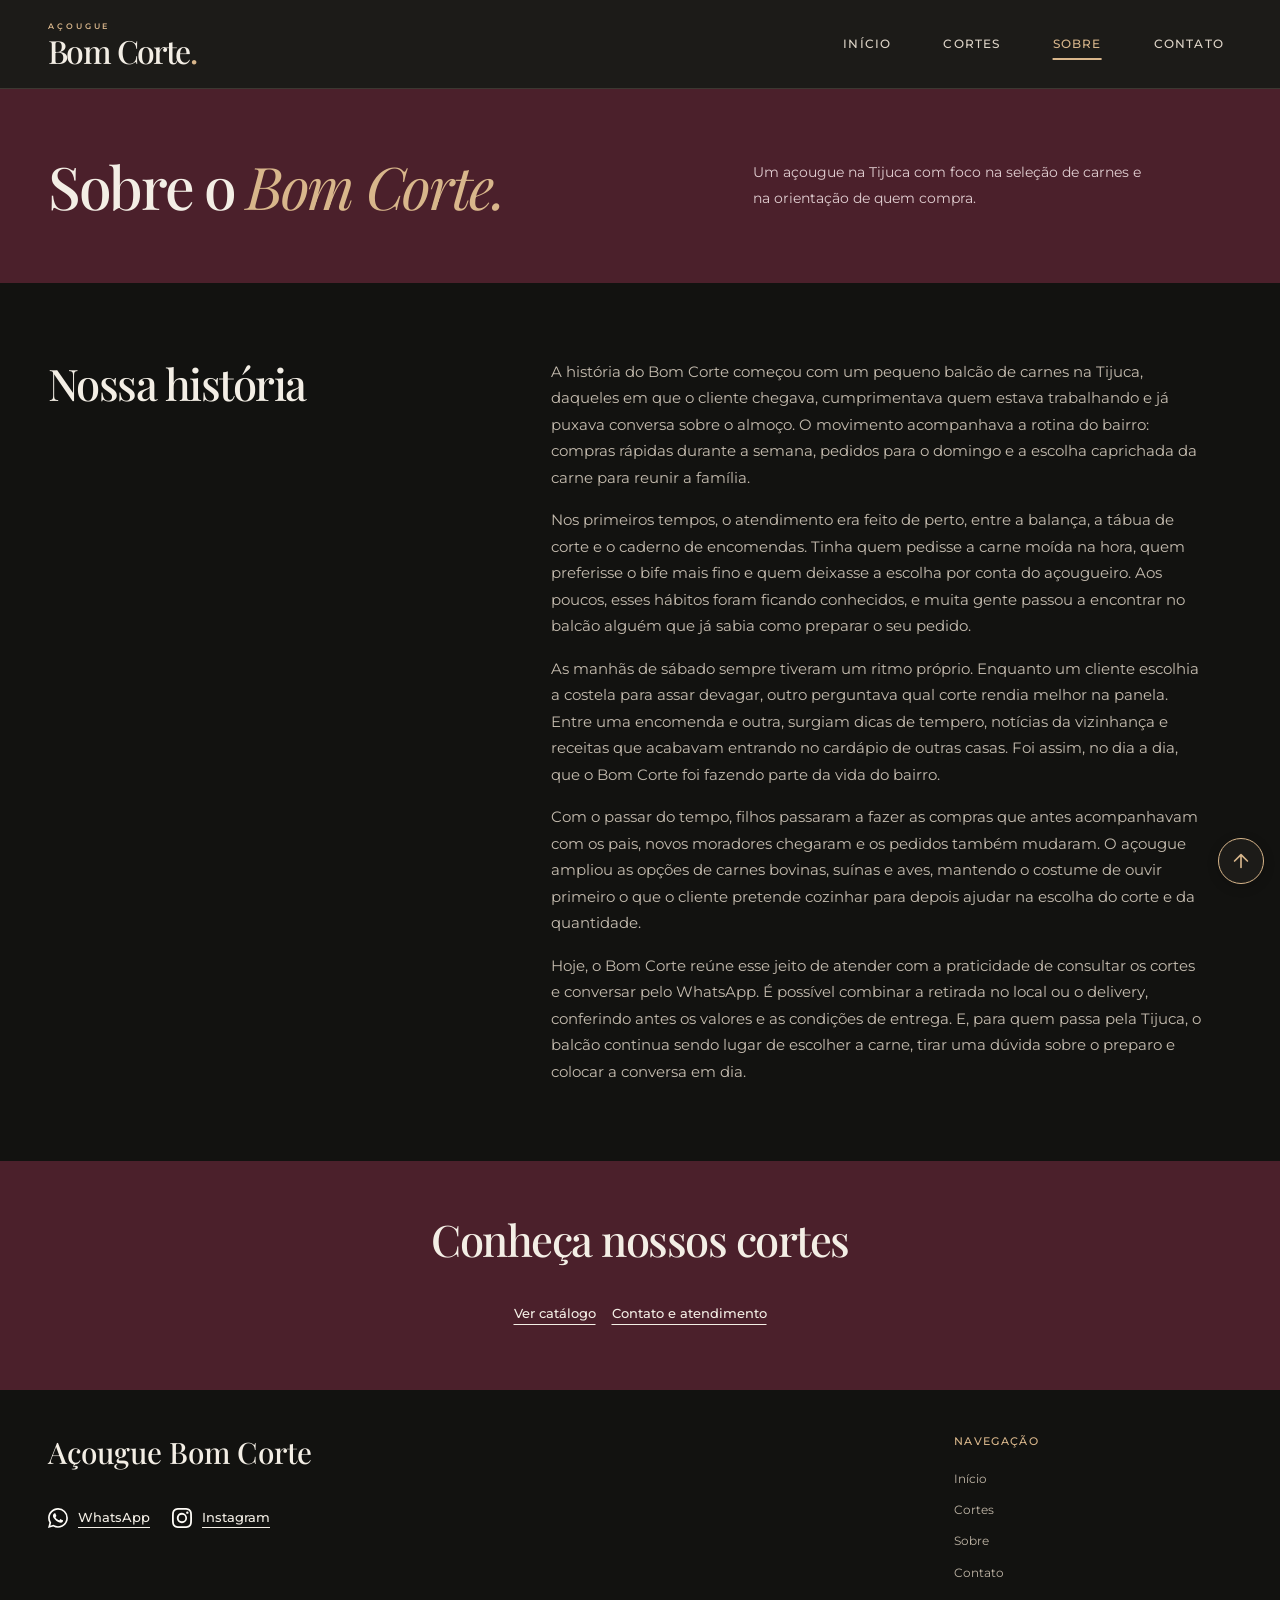
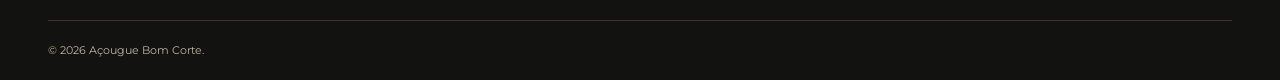
<file: sobre.html>
<!DOCTYPE html>
<html lang="pt-BR">
  <head>
    <meta charset="UTF-8">
    <meta name="viewport" content="width=device-width, initial-scale=1">
    <meta name="description" content="Conheça a proposta do Açougue Bom Corte, na Tijuca: carnes selecionadas, orientação sobre os cortes e atendimento com retirada e delivery.">
    <title>Sobre | Açougue Bom Corte</title>
    <link rel="preconnect" href="https://fonts.googleapis.com">
    <link rel="preconnect" href="https://fonts.gstatic.com" crossorigin>
    <link href="https://fonts.googleapis.com/css2?family=Montserrat:wght@400;500;600;700&family=Playfair+Display:wght@400;500;600;700&display=swap" rel="stylesheet">
    <link href="https://cdn.jsdelivr.net/npm/bootstrap@5.3.8/dist/css/bootstrap.min.css" rel="stylesheet" integrity="sha384-sRIl4kxILFvY47J16cr9ZwB07vP4J8+LH7qKQnuqkuIAvNWLzeN8tE5YBujZqJLB" crossorigin="anonymous">
    <link rel="stylesheet" href="style.css?v=20260928-1">
  </head>
  <body id="topo">
    <a class="skip-link" href="#conteudo">Pular para o conteúdo</a>
    <header class="site-header">
      <nav class="navbar navbar-expand-md" data-bs-theme="dark" aria-label="Navegação principal">
        <div class="container">
          <a class="navbar-brand brand" href="index.html" aria-label="Açougue Bom Corte — início">
            <span class="brand-kicker">AÇOUGUE</span>
            <span class="brand-name">Bom Corte<span class="brand-dot">.</span></span>
          </a>
          <button class="navbar-toggler" type="button" data-bs-toggle="collapse" data-bs-target="#menuPrincipal" aria-controls="menuPrincipal" aria-expanded="false" aria-label="Abrir ou fechar menu">
            <span class="navbar-toggler-icon"></span>
          </button>
          <div class="collapse navbar-collapse" id="menuPrincipal">
            <ul class="navbar-nav ms-auto">
              <li class="nav-item"><a class="nav-link" href="index.html">Início</a></li>
              <li class="nav-item"><a class="nav-link" href="cortes.html">Cortes</a></li>
              <li class="nav-item"><a class="nav-link active" aria-current="page" href="sobre.html">Sobre</a></li>
              <li class="nav-item"><a class="nav-link" href="contato.html">Contato</a></li>
            </ul>
          </div>
        </div>
      </nav>
    </header>
    <main id="conteudo">
      <section class="page-heading">
        <div class="container">
          <div class="row gy-4 align-items-center">
            <div class="col-lg-7"><h1>Sobre o <em>Bom Corte.</em></h1></div>
            <div class="col-lg-5"><p class="page-intro mb-0">Um açougue na Tijuca com foco na seleção de carnes e na orientação de quem compra.</p></div>
          </div>
        </div>
      </section>

      <section class="about-story section-space" aria-labelledby="titulo-historia">
        <div class="container">
          <div class="row gx-4 gy-4">
            <div class="col-lg-5"><h2 id="titulo-historia">Nossa história</h2></div>
            <div class="col-lg-7">
              <p>A história do Bom Corte começou com um pequeno balcão de carnes na Tijuca, daqueles em que o cliente chegava, cumprimentava quem estava trabalhando e já puxava conversa sobre o almoço. O movimento acompanhava a rotina do bairro: compras rápidas durante a semana, pedidos para o domingo e a escolha caprichada da carne para reunir a família.</p>
              <p>Nos primeiros tempos, o atendimento era feito de perto, entre a balança, a tábua de corte e o caderno de encomendas. Tinha quem pedisse a carne moída na hora, quem preferisse o bife mais fino e quem deixasse a escolha por conta do açougueiro. Aos poucos, esses hábitos foram ficando conhecidos, e muita gente passou a encontrar no balcão alguém que já sabia como preparar o seu pedido.</p>
              <p>As manhãs de sábado sempre tiveram um ritmo próprio. Enquanto um cliente escolhia a costela para assar devagar, outro perguntava qual corte rendia melhor na panela. Entre uma encomenda e outra, surgiam dicas de tempero, notícias da vizinhança e receitas que acabavam entrando no cardápio de outras casas. Foi assim, no dia a dia, que o Bom Corte foi fazendo parte da vida do bairro.</p>
              <p>Com o passar do tempo, filhos passaram a fazer as compras que antes acompanhavam com os pais, novos moradores chegaram e os pedidos também mudaram. O açougue ampliou as opções de carnes bovinas, suínas e aves, mantendo o costume de ouvir primeiro o que o cliente pretende cozinhar para depois ajudar na escolha do corte e da quantidade.</p>
              <p>Hoje, o Bom Corte reúne esse jeito de atender com a praticidade de consultar os cortes e conversar pelo WhatsApp. É possível combinar a retirada no local ou o delivery, conferindo antes os valores e as condições de entrega. E, para quem passa pela Tijuca, o balcão continua sendo lugar de escolher a carne, tirar uma dúvida sobre o preparo e colocar a conversa em dia.</p>
            </div>
          </div>
        </div>
      </section>

      <section class="contact-cta">
        <div class="container text-center">
          <h2>Conheça nossos cortes</h2>
          <div class="d-flex flex-wrap justify-content-center gap-3">
            <a class="text-link" href="cortes.html">Ver catálogo</a>
            <a class="text-link" href="contato.html">Contato e atendimento</a>
          </div>
        </div>
      </section>
    </main>
    <footer class="site-footer">
      <div class="container">
        <div class="row gy-4 justify-content-between">
          <div class="col-md-7">
            <a class="footer-brand" href="index.html">Açougue Bom Corte</a>
            <div class="social-links">
              <a class="social-link" href="https://wa.me/5521900000120?text=Ol%C3%A1%2C%20gostaria%20de%20saber%20sobre%20os%20cortes." target="_blank" rel="noopener noreferrer" aria-label="WhatsApp — abrir conversa em nova aba">
                <img src="images/icons/whatsapp.svg" width="20" height="20" alt="" aria-hidden="true"> WhatsApp
              </a>
              <a class="social-link" href="https://www.instagram.com/" target="_blank" rel="noopener noreferrer" aria-label="Abrir Instagram em nova aba">
                <img src="images/icons/instagram.svg" width="20" height="20" alt="" aria-hidden="true"> Instagram
              </a>
            </div>
          </div>
          <div class="col-md-3">
            <h2 class="footer-heading">Navegação</h2>
            <nav aria-label="Navegação do rodapé">
              <ul class="list-unstyled footer-links">
                <li><a href="index.html">Início</a></li>
                <li><a href="cortes.html">Cortes</a></li>
                <li><a href="sobre.html">Sobre</a></li>
                <li><a href="contato.html">Contato</a></li>
              </ul>
            </nav>
          </div>
        </div>
        <div class="footer-bottom"><small>© 2026 Açougue Bom Corte.</small></div>
      </div>
    </footer>
    <a class="back-to-top" href="#topo" aria-label="Voltar ao topo" title="Voltar ao topo">
      <svg width="22" height="22" viewBox="0 0 24 24" fill="none" stroke="currentColor" stroke-width="1.8" stroke-linecap="round" stroke-linejoin="round" aria-hidden="true" focusable="false">
        <path d="M12 19V5M5 12l7-7 7 7"></path>
      </svg>
    </a>
    <script src="https://cdn.jsdelivr.net/npm/bootstrap@5.3.8/dist/js/bootstrap.bundle.min.js" integrity="sha384-FKyoEForCGlyvwx9Hj09JcYn3nv7wiPVlz7YYwJrWVcXK/BmnVDxM+D2scQbITxI" crossorigin="anonymous"></script>
  </body>
</html>
</file>
<file: style.css>
/* Cores do site */
:root {
  --wine: #853447;
  --wine-dark: #4b202b;
  --charcoal: #1c1b18;
  --ink: #121210;
  --cream: #f3eee5;
  --sand: #d8b68b;
  --muted: #c5bcaf;
  --white: #fffdf8;
  --line: #39342d;
  --surface: #24221f;
  color-scheme: dark;
}

/* Estilo geral */
body {
  margin: 0;
  min-height: 100vh;
  display: flex;
  flex-direction: column;
  color: var(--cream);
  background: var(--ink);
  font-family: "Montserrat", sans-serif;
  font-size: 0.94rem;
  line-height: 1.8;
  -webkit-font-smoothing: antialiased;
}

h1, h2, h3, .brand-name, .footer-brand {
  font-family: "Playfair Display", Georgia, serif;
  font-weight: 500;
  line-height: 1.12;
}

h1 {
  font-size: clamp(2.7rem, 4.6vw, 4.6rem);
  letter-spacing: -0.04em;
}

h2 {
  font-size: clamp(2rem, 3.4vw, 3.1rem);
  letter-spacing: -0.035em;
}

h3 {
  font-size: 1.7rem;
}

h1 em, h2 em {
  color: var(--sand);
  font-weight: 400;
}

p {
  color: var(--muted);
}

a {
  color: var(--sand);
  text-underline-offset: 6px;
}

a, button {
  -webkit-tap-highlight-color: transparent;
}

a:focus-visible, button:focus-visible {
  outline: 3px solid var(--sand);
  outline-offset: 5px;
}

img {
  display: block;
  max-width: 100%;
  height: auto;
}

::selection {
  color: var(--white);
  background: var(--wine);
}

.section-space {
  padding-block: 76px;
}

.text-link {
  display: inline-flex;
  align-items: center;
  min-height: 44px;
  padding-block: 8px;
  color: inherit;
  text-decoration: underline;
  text-decoration-thickness: 1px;
  text-underline-offset: 6px;
  font-size: 0.8rem;
  font-weight: 500;
}

.text-link:hover {
  color: var(--sand);
}

.skip-link {
  position: absolute;
  z-index: 20;
  top: -100px;
  left: 16px;
  color: var(--ink);
  background: var(--white);
  padding: 10px 18px;
}

.skip-link:focus {
  top: 10px;
}

main {
  flex: 1;
}

/* Topo e menu */
.site-header {
  background: var(--charcoal);
  border-bottom: 1px solid #3c3831;
}

/* Na página inicial, o menu fica em cima da foto */
.home-page .site-header {
  position: absolute;
  top: 0;
  left: 0;
  width: 100%;
  z-index: 5;
  background: rgb(18 18 16 / 58%);
  border-bottom-color: rgb(243 238 229 / 16%);
}

.navbar {
  padding-block: 19px;
}

.brand {
  display: flex;
  flex-direction: column;
  color: var(--cream);
  padding: 0;
}

.brand:hover {
  color: var(--sand);
}

.brand-kicker {
  color: var(--sand);
  font-size: 0.52rem;
  letter-spacing: 0.35em;
  font-weight: 600;
  line-height: 1.7;
}

.brand-name {
  font-size: 2rem;
  letter-spacing: -0.05em;
}

.brand-dot {
  color: var(--sand);
}

.navbar-nav {
  gap: 36px;
}

.navbar .nav-link {
  color: #ded5c8;
  padding: 10px 0;
  font-size: 0.75rem;
  letter-spacing: 0.1em;
  font-weight: 500;
  text-transform: uppercase;
  transition: color 180ms ease;
}

.navbar .nav-link:hover, .navbar .nav-link.active {
  color: var(--sand);
}

.navbar .nav-link.active {
  text-decoration: underline;
  text-decoration-thickness: 2px;
  text-underline-offset: 10px;
}

.navbar-toggler {
  border: 1px solid #6d6254;
  border-radius: 2px;
  padding: 8px;
  font-size: 1rem;
}

/* Foto e texto da página inicial */
.hero {
  position: relative;
  isolation: isolate;
  display: flex;
  align-items: center;
  min-height: min(860px, 100svh);
  padding-top: 160px;
  padding-bottom: 80px;
  background: var(--charcoal);
  color: var(--cream);
}

.hero-image {
  position: absolute;
  inset: 0;
  z-index: -2;
  width: 100%;
  height: 100%;
  object-fit: cover;
  object-position: center 55%;
}

/* Escurece um pouco o fundo para o texto aparecer melhor */
.hero::before {
  content: "";
  position: absolute;
  inset: 0;
  z-index: -1;
  background: linear-gradient(90deg, rgb(18 18 16 / 92%) 0%, rgb(18 18 16 / 72%) 35%, rgb(18 18 16 / 22%) 68%, rgb(18 18 16 / 8%) 100%);
  pointer-events: none;
}

.hero-copy {
  padding-right: 30px;
}

.hero-title-line {
  display: block;
}

.hero h1 {
  margin-bottom: 26px;
}

.hero h1 em {
  display: block;
  color: var(--sand);
}

.hero-copy > p {
  max-width: 410px;
  color: #e8dfd2;
  font-size: 0.9rem;
}

.hero-actions {
  display: flex;
  align-items: center;
  gap: 26px;
  margin-top: 30px;
}

.intro h2 {
  margin-bottom: 0;
}

.intro-text {
  font-size: 0.87rem;
}

.featured {
  background: var(--ink);
  color: var(--cream);
}

.section-heading {
  display: flex;
  justify-content: space-between;
  align-items: end;
  gap: 28px;
  margin-bottom: 38px;
}

.section-heading h2 {
  margin: 0;
}

/* Faixa com os destaques */
.benefits {
  padding-block: 28px;
  background: var(--wine-dark);
}

.benefit {
  display: flex;
  align-items: center;
  gap: 18px;
}

.benefit-number {
  color: var(--sand);
  font-family: "Playfair Display", Georgia, serif;
  font-size: 2rem;
}

.benefit h2 {
  margin-bottom: 6px;
  color: var(--cream);
  font-family: "Montserrat", sans-serif;
  font-size: 0.81rem;
  font-weight: 600;
  letter-spacing: 0;
  line-height: 1.5;
}

/* Cards das carnes */
.product-card {
  overflow: hidden;
  color: var(--cream);
  background: var(--surface);
  border: 1px solid var(--line);
  border-radius: 3px;
  box-shadow: 0 2px 7px rgb(0 0 0 / 12%);
  transition: transform 200ms ease, box-shadow 200ms ease;
}

.product-card:hover {
  transform: translateY(-4px);
  box-shadow: 0 9px 24px rgb(0 0 0 / 24%);
}

.product-image {
  width: 100%;
  aspect-ratio: 4 / 3;
  object-fit: cover;
  object-position: center;
  background: #100e0c;
}

.product-card .card-body {
  display: flex;
  flex-direction: column;
  padding: 20px;
}

.product-category {
  font-size: 0.61rem;
  font-weight: 600;
  letter-spacing: 0.16em;
  color: var(--sand);
  margin-bottom: 11px;
}

.product-card h3 {
  margin-bottom: 10px;
}

.product-description {
  font-size: 0.79rem;
  margin-bottom: 0;
}

.product-use {
  font-size: 0.73rem;
  padding-top: 16px;
  margin: auto 0 0;
}

.product-use span {
  display: block;
  color: var(--cream);
  font-size: 0.61rem;
  letter-spacing: 0.1em;
  text-transform: uppercase;
  font-weight: 600;
  margin-bottom: 4px;
}

/* Link para consultar o preço */
.product-inquiry {
  align-self: flex-start;
  margin-top: auto;
  padding-top: 18px;
  min-height: 44px;
  color: var(--sand);
  font-size: 0.85rem;
  font-weight: 600;
  text-underline-offset: 5px;
}

.product-inquiry:hover {
  text-decoration-thickness: 2px;
}

/* Página de cortes */
.page-heading {
  padding-block: 64px;
  color: var(--cream);
  background: var(--wine-dark);
}

.page-heading h1 {
  margin: 0;
}

.page-intro {
  margin-bottom: 20px;
  color: #e1ced1;
  font-size: 0.9rem;
  max-width: 390px;
}

.selection-count {
  color: var(--sand);
  font-size: 0.63rem;
  letter-spacing: 0.16em;
  margin: 0;
}

.selection-count span {
  padding-inline: 14px;
}

.category-bar {
  background: var(--charcoal);
  border-bottom: 1px solid var(--line);
}

.category-nav {
  display: flex;
  align-items: center;
  flex-wrap: wrap;
  gap: 0 36px;
}

.category-label {
  margin-right: auto;
  color: var(--muted);
  font-size: 0.62rem;
  font-weight: 600;
  letter-spacing: 0.16em;
}

.category-nav a {
  padding-block: 20px;
  color: var(--cream);
  font-size: 0.81rem;
  text-decoration: none;
}

.category-nav a:hover {
  color: var(--sand);
  text-decoration: underline;
}

.catalog {
  padding-top: 48px;
  padding-bottom: 38px;
}

.catalog-section {
  margin-bottom: 54px;
  scroll-margin-top: 24px;
}

.category-heading {
  display: flex;
  align-items: baseline;
  justify-content: space-between;
  gap: 20px;
  margin-bottom: 24px;
  padding-bottom: 20px;
  border-bottom: 1px solid var(--line);
}

.category-heading h2 {
  font-size: 2.2rem;
  margin: 0;
}

.category-number {
  display: inline-block;
  margin-right: 16px;
  font-family: "Montserrat", sans-serif;
  font-size: 0.75rem;
  letter-spacing: 0;
  color: var(--sand);
  vertical-align: middle;
}

/* Kits de churrasco */
.kits-intro {
  max-width: 680px;
  margin-bottom: 28px;
  font-size: 0.87rem;
}

.grill-kit {
  display: flex;
  flex-direction: column;
  overflow: hidden;
  background: var(--wine-dark);
  border-radius: 3px;
}

.kit-image {
  width: 100%;
  aspect-ratio: 4 / 3;
  object-fit: cover;
  object-position: center;
}

.kit-body {
  display: flex;
  flex-direction: column;
  flex: 1;
  padding: 20px;
}

.grill-kit h3 {
  font-size: 1.45rem;
  margin-bottom: 12px;
}

.kit-description {
  color: var(--cream);
  font-size: 0.83rem;
  margin-bottom: 12px;
}

.kit-items {
  padding-left: 18px;
  margin-bottom: 16px;
  font-size: 0.83rem;
}

.kit-items li {
  padding-block: 2px;
}

.kit-items li::marker {
  color: var(--sand);
}

.kit-total {
  display: flex;
  justify-content: space-between;
  gap: 16px;
  margin-top: auto;
  margin-bottom: 8px;
  padding-top: 12px;
  border-top: 1px solid rgb(216 182 139 / 30%);
  color: var(--cream);
  font-size: 0.87rem;
}

.grill-kit .product-inquiry {
  margin-top: 0;
  padding-top: 10px;
  font-size: 0.8rem;
}

.kits-note {
  margin: 24px 0 0;
  font-size: 0.8rem;
}

/* Página sobre o açougue */
.about-story p {
  max-width: 650px;
  font-size: 0.92rem;
}

.about-story p:last-child {
  margin-bottom: 0;
}

/* Página de contato */
.contact-intro {
  background: var(--charcoal);
  color: var(--cream);
}

.contact-intro h1 {
  margin-bottom: 28px;
}

.contact-intro p {
  max-width: 405px;
  font-size: 0.85rem;
  color: #c9c1b5;
}

.contact-info dt {
  color: var(--sand);
  font-size: 0.75rem;
  font-weight: 600;
  margin-bottom: 6px;
}

.contact-info dd {
  color: var(--cream);
  margin-bottom: 24px;
}

.contact-info address {
  font-style: normal;
}

.contact-info-panel {
  padding: 30px;
  border-left: 2px solid var(--sand);
  background: var(--surface);
}

.contact-location {
  border-bottom: 1px solid var(--line);
}

.contact-location h2 {
  margin-bottom: 16px;
}

.contact-location address {
  color: var(--muted);
  font-size: 0.87rem;
  font-style: normal;
}

.contact-map {
  display: block;
  width: 100%;
  height: clamp(320px, 40vw, 420px);
  border: 0;
  border-radius: 3px;
  background: var(--surface);
}

.contact-map:focus-visible {
  outline: 3px solid var(--sand);
  outline-offset: 5px;
}

.contact-guide h2, .contact-faq h2 {
  margin-bottom: 22px;
}

.contact-guide > .container > .row > div > p, .contact-faq > .container > .row > div > p {
  max-width: 360px;
  font-size: 0.87rem;
}

.contact-checklist {
  list-style: none;
  counter-reset: contact-step;
  margin: 0;
  padding: 0;
}

.contact-checklist li {
  counter-increment: contact-step;
  position: relative;
  padding: 0 0 24px 48px;
  margin-bottom: 24px;
  border-bottom: 1px solid var(--line);
}

.contact-checklist li:last-child {
  padding-bottom: 0;
  margin-bottom: 0;
  border-bottom: 0;
}

.contact-checklist li::before {
  content: "0" counter(contact-step);
  position: absolute;
  left: 0;
  top: 0;
  color: var(--sand);
  font-size: 0.8rem;
  font-weight: 600;
}

.contact-checklist h3 {
  font-family: "Montserrat", sans-serif;
  font-size: 0.94rem;
  font-weight: 600;
  margin-bottom: 10px;
}

.contact-checklist p {
  font-size: 0.83rem;
  margin: 0;
}

.contact-faq {
  background: var(--charcoal);
  scroll-margin-top: 24px;
}

.faq-item {
  border-bottom: 1px solid var(--line);
}

.faq-item:first-child {
  border-top: 1px solid var(--line);
}

.faq-item summary {
  padding: 22px 0;
  font-size: 0.86rem;
  font-weight: 600;
  cursor: pointer;
}

.faq-item summary::marker {
  color: var(--sand);
}

.faq-item summary:focus-visible {
  outline: 2px solid var(--sand);
  outline-offset: 4px;
}

.faq-item p {
  margin: 0;
  padding-bottom: 22px;
  font-size: 0.83rem;
}

.contact-cta {
  padding-block: 54px;
  background: var(--wine-dark);
  color: var(--cream);
}

.contact-cta h2 {
  margin: 0 auto 28px;
  max-width: 710px;
}

/* Links do WhatsApp e Instagram */
.social-links {
  display: flex;
  flex-wrap: wrap;
  align-items: center;
  gap: 14px 22px;
  margin-top: 24px;
}

.social-link {
  display: inline-flex;
  align-items: center;
  justify-content: center;
  gap: 10px;
  min-height: 44px;
  font-size: 0.8rem;
  font-weight: 500;
  color: var(--cream);
  text-decoration: underline;
  text-underline-offset: 5px;
}

.social-link img {
  flex-shrink: 0;
}

.social-link:hover {
  color: var(--sand);
}

/* Rodapé */
.site-footer {
  background: var(--ink);
  padding-top: 45px;
  color: var(--cream);
}

.footer-brand {
  color: var(--cream);
  text-decoration: none;
  font-size: 1.85rem;
}

.footer-brand:hover {
  color: var(--sand);
}

.footer-heading {
  font-family: "Montserrat", sans-serif;
  font-size: 0.69rem;
  font-weight: 500;
  text-transform: uppercase;
  letter-spacing: 0.12em;
  margin-bottom: 16px;
  color: var(--sand);
}

.footer-links {
  font-size: 0.75rem;
  line-height: 2.1;
  margin: 0;
  color: #bfb5a6;
}

.footer-links a {
  text-decoration: none;
  color: #bfb5a6;
  display: inline-block;
  padding-block: 3px;
}

.footer-links a:hover {
  text-decoration: underline;
  color: var(--cream);
}

.footer-bottom {
  display: flex;
  justify-content: space-between;
  gap: 12px;
  padding-block: 20px;
  margin-top: 32px;
  border-top: 1px solid #39342d;
}

.footer-bottom small {
  font-size: 0.66rem;
  color: #bfb5a6;
}

/* Ajustes para cada tamanho de tela */
@media (min-width: 1200px) {
  .container {
    max-width: 1240px;
    padding-inline: 28px;
  }

}

@media (max-width: 1199.98px) {
  .hero-copy {
    padding-right: 28px;
  }

  .hero h1 {
    font-size: 3.3rem;
  }

  .benefit {
    gap: 12px;
  }

}

@media (max-width: 991.98px) {
  .section-space {
    padding-block: 55px;
  }

  .hero-copy {
    padding-right: 12px;
  }

  .hero h1 {
    max-width: 540px;
    font-size: 3.8rem;
  }

  .hero-copy > p {
    max-width: 550px;
  }

  .hero-actions {
    flex-direction: row;
    align-items: center;
    gap: 25px;
  }

  .section-heading, .category-heading {
    align-items: start;
    flex-direction: column;
    gap: 14px;
  }

  .page-heading {
    padding-block: 48px;
  }

  .page-intro {
    max-width: 550px;
  }

}

@media (max-width: 767.98px) {
  .home-page .site-header {
    position: relative;
    background: var(--charcoal);
  }

  .container {
    padding-inline: 22px;
  }

  .navbar {
    padding-block: 14px;
  }

  .navbar-nav {
    gap: 3px;
    padding-top: 18px;
    padding-bottom: 8px;
  }

  .navbar .nav-link {
    padding-block: 12px;
  }

  .brand-name {
    font-size: 1.8rem;
  }

  .section-space {
    padding-block: 44px;
  }

  .hero h1 {
    font-size: clamp(2.15rem, 7.8vw, 3.8rem);
  }

  .hero-actions {
    flex-direction: column;
    align-items: start;
    gap: 12px;
  }

  .hero {
    min-height: calc(100svh - 76px);
    padding-block: 52px;
  }

  .hero-image {
    object-position: 62% center;
  }

  .hero::before {
    background: linear-gradient(90deg, rgb(18 18 16 / 85%), rgb(18 18 16 / 48%));
  }

  .hero-copy > p {
    font-size: 0.85rem;
  }

  .benefit {
    gap: 22px;
  }

  .benefit-number {
    font-size: 1.7rem;
  }

  .section-heading {
    margin-bottom: 28px;
  }

  .category-nav {
    gap: 0 24px;
  }

  .category-label {
    display: none;
  }

  .category-nav a {
    padding-block: 16px;
    font-size: 0.75rem;
  }

  .category-heading h2 {
    font-size: 1.9rem;
  }

  .catalog {
    padding-top: 34px;
  }

  .catalog-section {
    margin-bottom: 40px;
  }

  .contact-cta {
    padding-block: 44px;
  }

  .footer-bottom {
    flex-direction: column;
    gap: 5px;
  }

}

/* Botão para voltar ao topo */
html {
  scroll-behavior: smooth;
}

.back-to-top {
  position: fixed;
  right: max(16px, env(safe-area-inset-right));
  bottom: max(16px, env(safe-area-inset-bottom));
  z-index: 10;
  display: inline-flex;
  align-items: center;
  justify-content: center;
  width: 46px;
  height: 46px;
  border: 1px solid var(--sand);
  border-radius: 50%;
  background: var(--charcoal);
  color: var(--sand);
  text-decoration: none;
  box-shadow: 0 3px 12px rgb(0 0 0 / 20%);
}

.back-to-top:hover {
  background: var(--wine-dark);
  color: var(--cream);
}

@media (prefers-reduced-motion: reduce) {
  html {
    scroll-behavior: auto;
  }

  .product-card, .navbar .nav-link {
    transition: none;
  }

  .product-card:hover {
    transform: none;
  }

}
</file>
